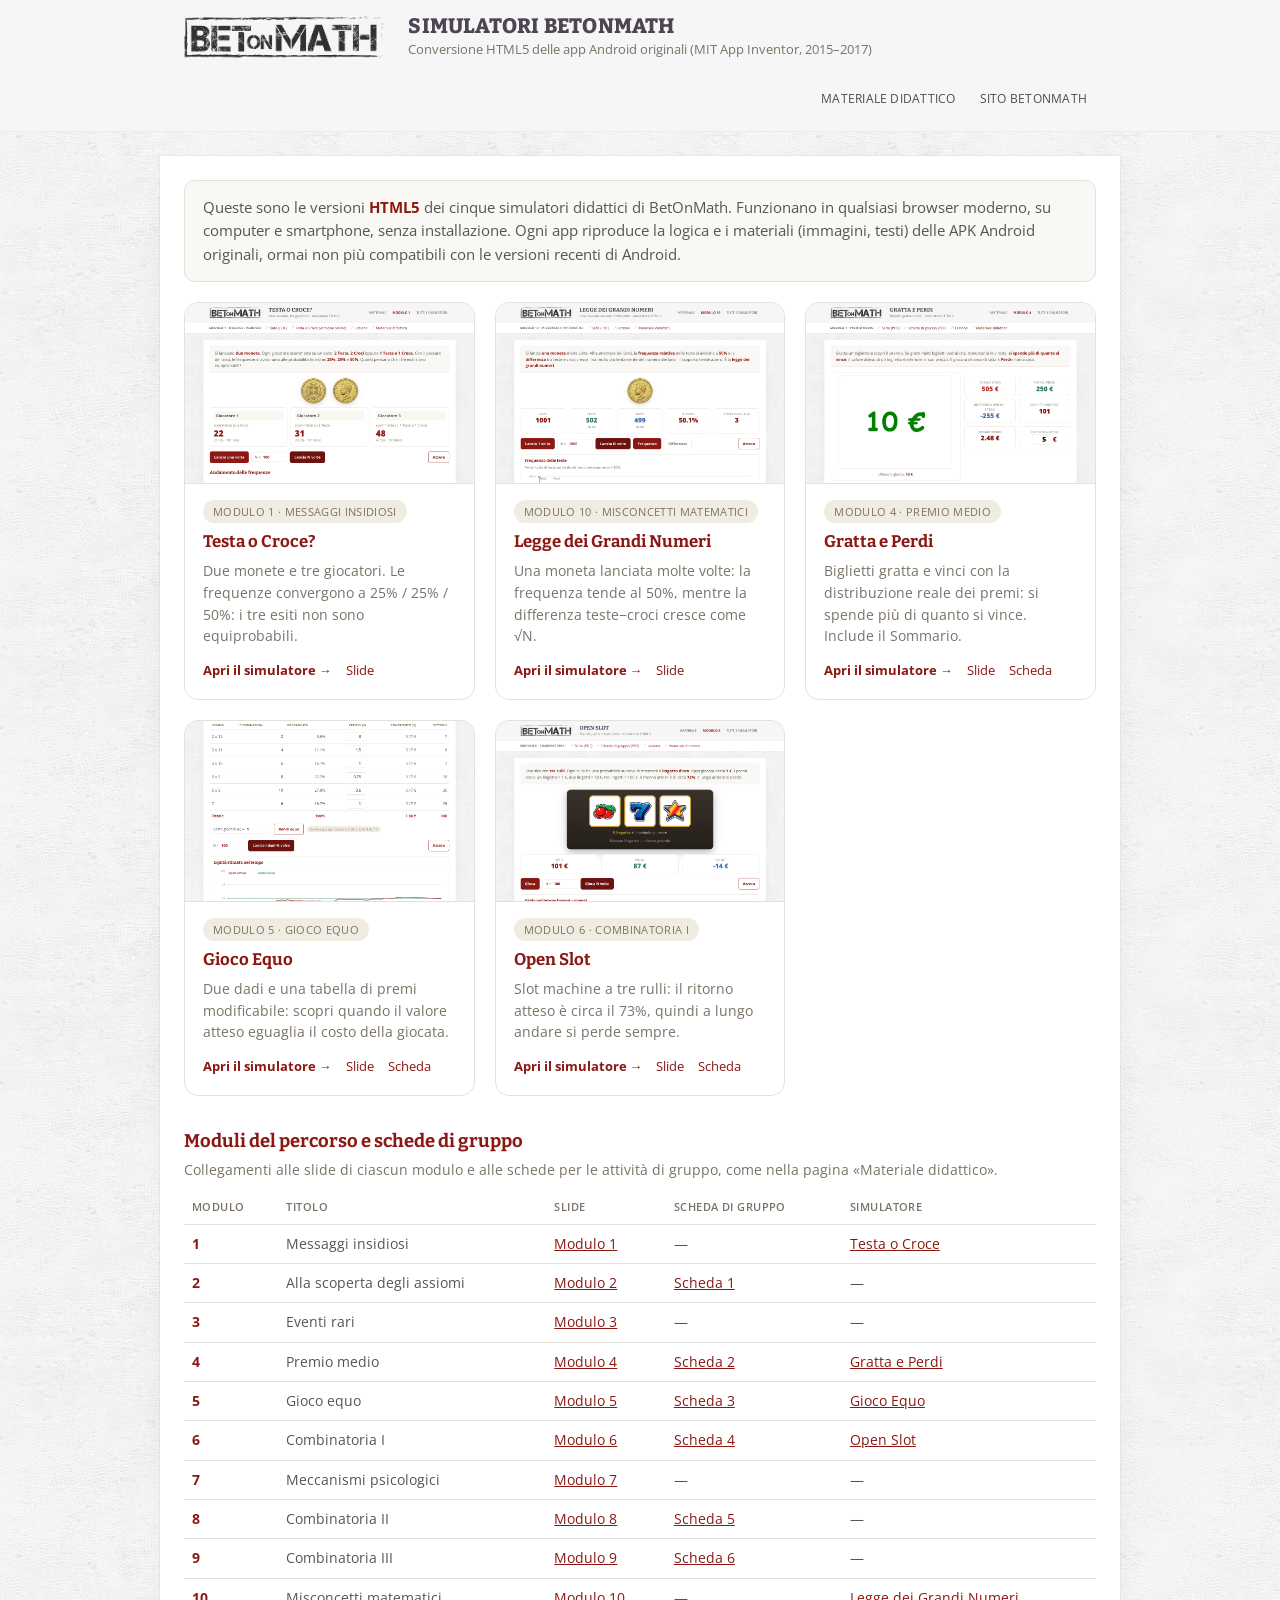
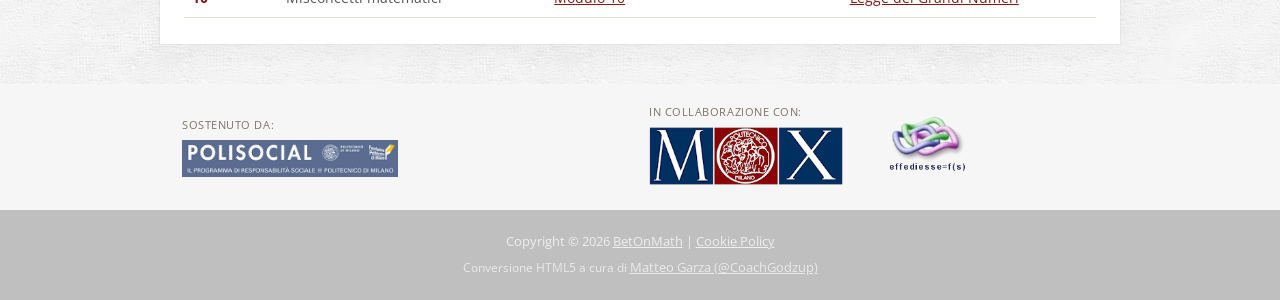
<file: docs/index.html>
<!DOCTYPE html>
<html lang="it">
<head>
<meta charset="UTF-8">
<meta name="viewport" content="width=device-width, initial-scale=1">
<title>Simulatori BetOnMath — HTML5</title>
<link rel="stylesheet" href="style.css">
</head>
<body class="app app-index">

<header class="site-head">
  <div class="inner">
    <a class="brand" href="index.html"><img class="logo" src="assets/logo-bw.png" alt="BetOnMath"></a>
    <div class="titleblock">
      <h1>Simulatori BetOnMath</h1>
      <div class="sub">Conversione HTML5 delle app Android originali (MIT App Inventor, 2015–2017)</div>
    </div>
    <nav class="site-nav">
      <a href="https://betonmath.polimi.it/?p=2972">Materiale didattico</a>
      <a href="https://betonmath.polimi.it/">Sito BetOnMath</a>
    </nav>
  </div>
</header>

<main>
  <div class="casing">
    <div class="inner">

      <div class="intro">
        Queste sono le versioni <b>HTML5</b> dei cinque simulatori didattici di BetOnMath.
        Funzionano in qualsiasi browser moderno, su computer e smartphone, senza installazione.
        Ogni app riproduce la logica e i materiali (immagini, testi) delle APK Android originali,
        ormai non più compatibili con le versioni recenti di Android.
      </div>

      <div class="app-grid">
        <div class="app-card">
          <div class="thumb"><img src="screenshots/testacroce.png" alt="Testa o Croce"></div>
          <div class="body">
            <span class="tag">Modulo 1 · Messaggi insidiosi</span>
            <h2>Testa o Croce?</h2>
            <p>Due monete e tre giocatori. Le frequenze convergono a 25% / 25% / 50%: i tre esiti non sono equiprobabili.</p>
            <div class="links">
              <a href="testacroce/index.html">Apri il simulatore →</a>
              <a href="https://betonmath.polimi.it/wp-content/uploads/9KcD4g9Hx9/Modulo1.pdf" target="_blank" rel="noopener">Slide</a>
            </div>
          </div>
        </div>

        <div class="app-card">
          <div class="thumb"><img src="screenshots/grandinumeri.png" alt="Legge dei Grandi Numeri"></div>
          <div class="body">
            <span class="tag">Modulo 10 · Misconcetti matematici</span>
            <h2>Legge dei Grandi Numeri</h2>
            <p>Una moneta lanciata molte volte: la frequenza tende al 50%, mentre la differenza teste−croci cresce come √N.</p>
            <div class="links">
              <a href="grandinumeri/index.html">Apri il simulatore →</a>
              <a href="https://betonmath.polimi.it/wp-content/uploads/9KcD4g9Hx9/Modulo10.pdf" target="_blank" rel="noopener">Slide</a>
            </div>
          </div>
        </div>

        <div class="app-card">
          <div class="thumb"><img src="screenshots/grattaeperdi.png" alt="Gratta e Perdi"></div>
          <div class="body">
            <span class="tag">Modulo 4 · Premio medio</span>
            <h2>Gratta e Perdi</h2>
            <p>Biglietti gratta e vinci con la distribuzione reale dei premi: si spende più di quanto si vince. Include il Sommario.</p>
            <div class="links">
              <a href="grattaeperdi/index.html">Apri il simulatore →</a>
              <a href="https://betonmath.polimi.it/wp-content/uploads/9KcD4g9Hx9/Modulo4.pdf" target="_blank" rel="noopener">Slide</a>
              <a href="https://betonmath.polimi.it/wp-content/uploads/9KcD4g9Hx9/scheda_gruppo_2.pdf" target="_blank" rel="noopener">Scheda</a>
            </div>
          </div>
        </div>

        <div class="app-card">
          <div class="thumb"><img src="screenshots/giocoequo.png" alt="Gioco Equo"></div>
          <div class="body">
            <span class="tag">Modulo 5 · Gioco equo</span>
            <h2>Gioco Equo</h2>
            <p>Due dadi e una tabella di premi modificabile: scopri quando il valore atteso eguaglia il costo della giocata.</p>
            <div class="links">
              <a href="giocoequo/index.html">Apri il simulatore →</a>
              <a href="https://betonmath.polimi.it/wp-content/uploads/9KcD4g9Hx9/Modulo5.pdf" target="_blank" rel="noopener">Slide</a>
              <a href="https://betonmath.polimi.it/wp-content/uploads/9KcD4g9Hx9/scheda_gruppo_3.pdf" target="_blank" rel="noopener">Scheda</a>
            </div>
          </div>
        </div>

        <div class="app-card">
          <div class="thumb"><img src="screenshots/openslot.png" alt="Open Slot"></div>
          <div class="body">
            <span class="tag">Modulo 6 · Combinatoria I</span>
            <h2>Open Slot</h2>
            <p>Slot machine a tre rulli: il ritorno atteso è circa il 73%, quindi a lungo andare si perde sempre.</p>
            <div class="links">
              <a href="openslot/index.html">Apri il simulatore →</a>
              <a href="https://betonmath.polimi.it/wp-content/uploads/9KcD4g9Hx9/Modulo6.pdf" target="_blank" rel="noopener">Slide</a>
              <a href="https://betonmath.polimi.it/wp-content/uploads/9KcD4g9Hx9/scheda_gruppo_4.pdf" target="_blank" rel="noopener">Scheda</a>
            </div>
          </div>
        </div>
      </div>

      <h2 style="font-size:1.15rem;margin:34px 0 6px;color:var(--red)">Moduli del percorso e schede di gruppo</h2>
      <p style="font-size:.85rem;color:var(--muted);margin-bottom:10px">
        Collegamenti alle slide di ciascun modulo e alle schede per le attività di gruppo, come nella
        pagina «Materiale didattico».
      </p>
      <div class="table-wrap"><table class="data">
        <thead><tr>
          <th>Modulo</th><th>Titolo</th><th>Slide</th><th>Scheda di gruppo</th><th>Simulatore</th>
        </tr></thead>
        <tbody>
          <tr><td class="pz">1</td><td>Messaggi insidiosi</td><td><a href="https://betonmath.polimi.it/wp-content/uploads/9KcD4g9Hx9/Modulo1.pdf" target="_blank" rel="noopener">Modulo 1</a></td><td>—</td><td><a href="testacroce/index.html">Testa o Croce</a></td></tr>
          <tr><td class="pz">2</td><td>Alla scoperta degli assiomi</td><td><a href="https://betonmath.polimi.it/wp-content/uploads/9KcD4g9Hx9/Modulo2.pdf" target="_blank" rel="noopener">Modulo 2</a></td><td><a href="https://betonmath.polimi.it/wp-content/uploads/9KcD4g9Hx9/scheda_gruppo_1.pdf" target="_blank" rel="noopener">Scheda 1</a></td><td>—</td></tr>
          <tr><td class="pz">3</td><td>Eventi rari</td><td><a href="https://betonmath.polimi.it/wp-content/uploads/9KcD4g9Hx9/Modulo3.pdf" target="_blank" rel="noopener">Modulo 3</a></td><td>—</td><td>—</td></tr>
          <tr><td class="pz">4</td><td>Premio medio</td><td><a href="https://betonmath.polimi.it/wp-content/uploads/9KcD4g9Hx9/Modulo4.pdf" target="_blank" rel="noopener">Modulo 4</a></td><td><a href="https://betonmath.polimi.it/wp-content/uploads/9KcD4g9Hx9/scheda_gruppo_2.pdf" target="_blank" rel="noopener">Scheda 2</a></td><td><a href="grattaeperdi/index.html">Gratta e Perdi</a></td></tr>
          <tr><td class="pz">5</td><td>Gioco equo</td><td><a href="https://betonmath.polimi.it/wp-content/uploads/9KcD4g9Hx9/Modulo5.pdf" target="_blank" rel="noopener">Modulo 5</a></td><td><a href="https://betonmath.polimi.it/wp-content/uploads/9KcD4g9Hx9/scheda_gruppo_3.pdf" target="_blank" rel="noopener">Scheda 3</a></td><td><a href="giocoequo/index.html">Gioco Equo</a></td></tr>
          <tr><td class="pz">6</td><td>Combinatoria I</td><td><a href="https://betonmath.polimi.it/wp-content/uploads/9KcD4g9Hx9/Modulo6.pdf" target="_blank" rel="noopener">Modulo 6</a></td><td><a href="https://betonmath.polimi.it/wp-content/uploads/9KcD4g9Hx9/scheda_gruppo_4.pdf" target="_blank" rel="noopener">Scheda 4</a></td><td><a href="openslot/index.html">Open Slot</a></td></tr>
          <tr><td class="pz">7</td><td>Meccanismi psicologici</td><td><a href="https://betonmath.polimi.it/wp-content/uploads/9KcD4g9Hx9/Modulo7.pdf" target="_blank" rel="noopener">Modulo 7</a></td><td>—</td><td>—</td></tr>
          <tr><td class="pz">8</td><td>Combinatoria II</td><td><a href="https://betonmath.polimi.it/wp-content/uploads/9KcD4g9Hx9/Modulo8.pdf" target="_blank" rel="noopener">Modulo 8</a></td><td><a href="https://betonmath.polimi.it/wp-content/uploads/9KcD4g9Hx9/scheda_gruppo_5.pdf" target="_blank" rel="noopener">Scheda 5</a></td><td>—</td></tr>
          <tr><td class="pz">9</td><td>Combinatoria III</td><td><a href="https://betonmath.polimi.it/wp-content/uploads/9KcD4g9Hx9/Modulo9.pdf" target="_blank" rel="noopener">Modulo 9</a></td><td><a href="https://betonmath.polimi.it/wp-content/uploads/9KcD4g9Hx9/scheda_gruppo_6.pdf" target="_blank" rel="noopener">Scheda 6</a></td><td>—</td></tr>
          <tr><td class="pz">10</td><td>Misconcetti matematici</td><td><a href="https://betonmath.polimi.it/wp-content/uploads/9KcD4g9Hx9/Modulo10.pdf" target="_blank" rel="noopener">Modulo 10</a></td><td>—</td><td><a href="grandinumeri/index.html">Legge dei Grandi Numeri</a></td></tr>
        </tbody>
      </table></div>

    </div>
  </div>
</main>

<div class="bottom">
  <div class="container bottom-grid">
    <div class="botwid">
      <div class="k">Sostenuto da:</div>
      <img src="assets/polisocial.png" alt="Premiazione Polisocial Award">
    </div>
    <div class="botwid"></div>
    <div class="botwid">
      <div class="k">In collaborazione con:</div>
      <a href="http://mox.polimi.it" target="_blank" rel="noopener"><img src="assets/logo_mox.png" alt="MOX — Politecnico di Milano"></a>
    </div>
    <div class="botwid">
      <a href="http://fds.mate.polimi.it" target="_blank" rel="noopener"><img src="assets/logo_fds.gif" alt="FDS"></a>
    </div>
  </div>
</div>
<div class="site-footer">
  <div class="container">
    <div class="fcred">Copyright &copy; 2026 <a href="https://betonmath.polimi.it">BetOnMath</a> | <a href="https://betonmath.polimi.it/?page_id=3420">Cookie Policy</a><br><span class="credit">Conversione HTML5 a cura di <a href="https://github.com/CoachGodzup">Matteo Garza (@CoachGodzup)</a></span></div>
  </div>
</div>

</body>
</html>
</file>
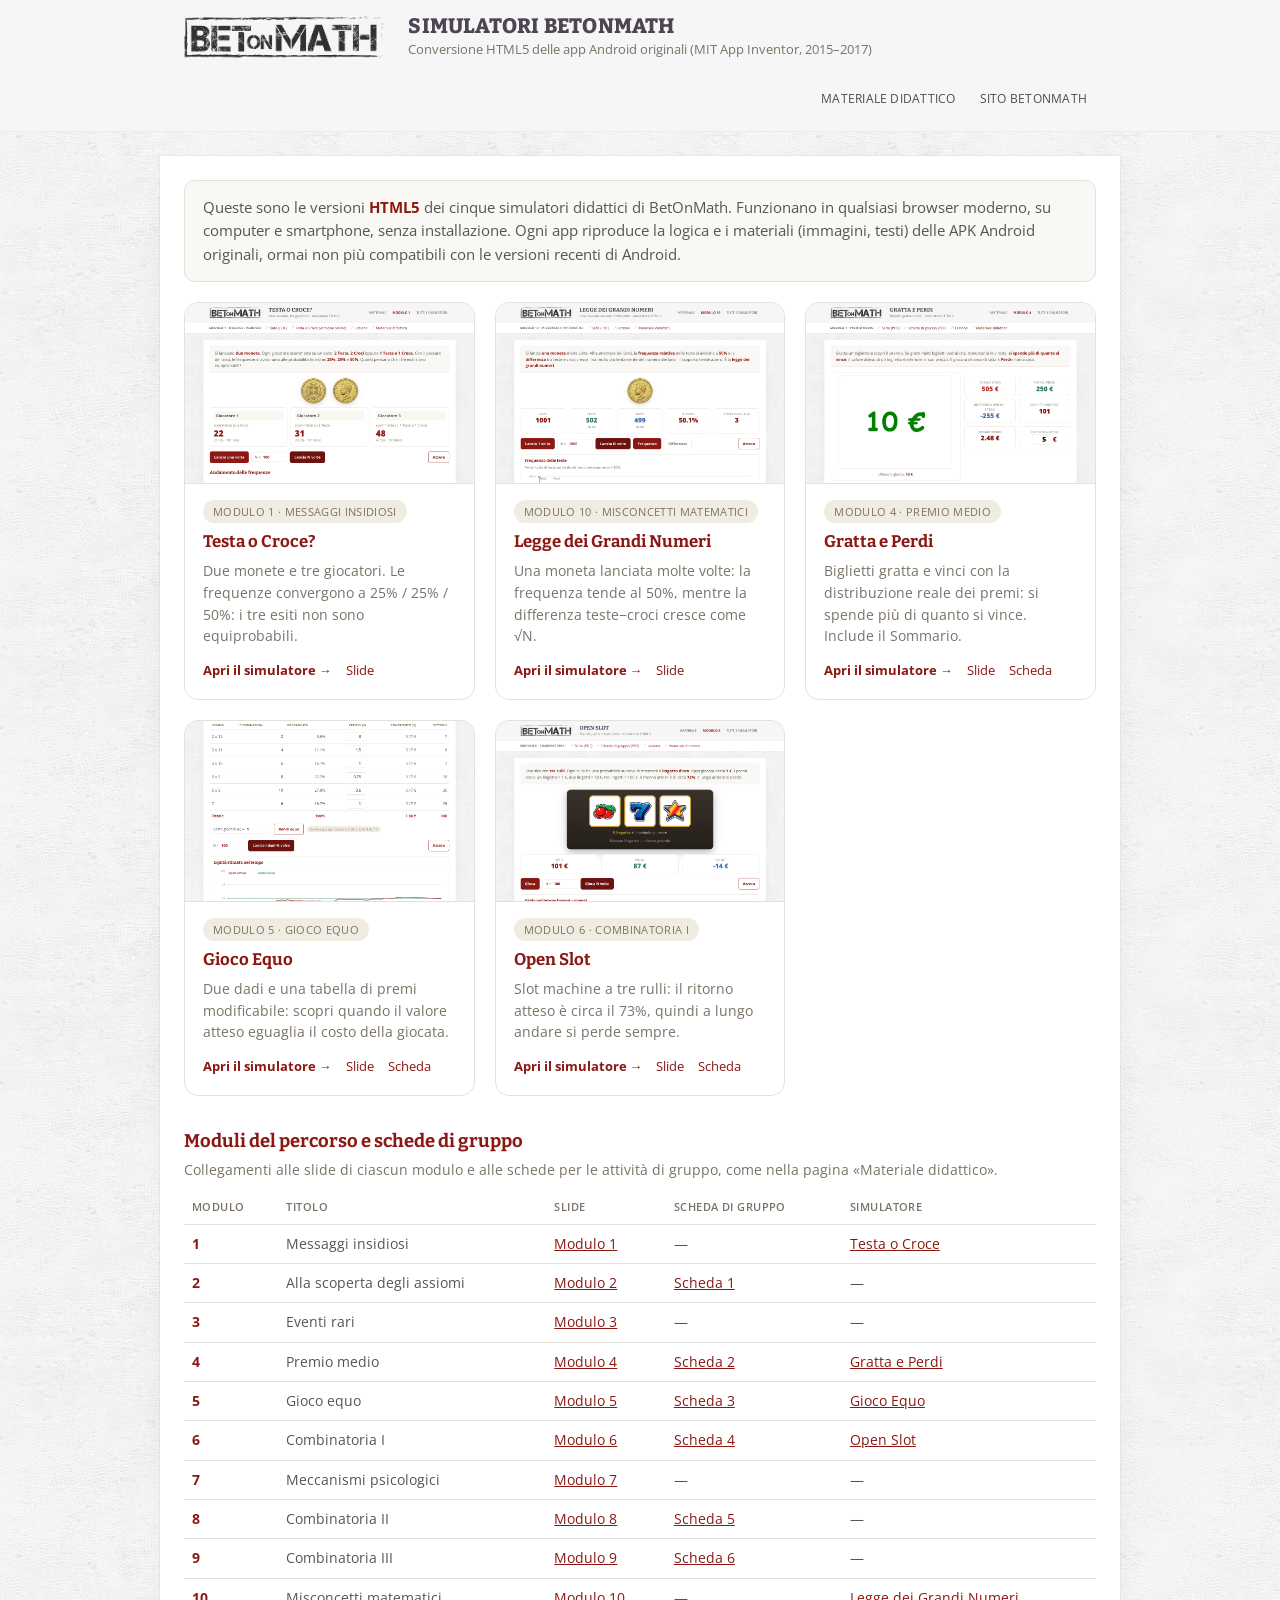
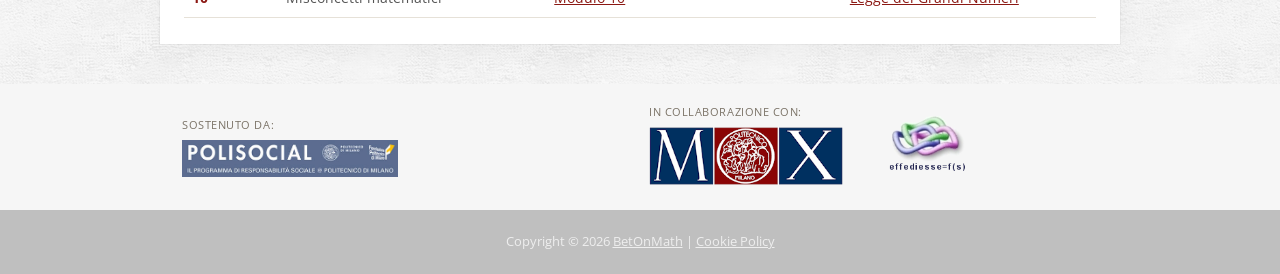
<file: html5/index.html>
<!DOCTYPE html>
<html lang="it">
<head>
<meta charset="UTF-8">
<meta name="viewport" content="width=device-width, initial-scale=1">
<title>Simulatori BetOnMath — HTML5</title>
<link rel="stylesheet" href="style.css">
</head>
<body class="app app-index">

<header class="site-head">
  <div class="inner">
    <a class="brand" href="index.html"><img class="logo" src="assets/logo-bw.png" alt="BetOnMath"></a>
    <div class="titleblock">
      <h1>Simulatori BetOnMath</h1>
      <div class="sub">Conversione HTML5 delle app Android originali (MIT App Inventor, 2015–2017)</div>
    </div>
    <nav class="site-nav">
      <a href="https://betonmath.polimi.it/?p=2972">Materiale didattico</a>
      <a href="https://betonmath.polimi.it/">Sito BetOnMath</a>
    </nav>
  </div>
</header>

<main>
  <div class="casing">
    <div class="inner">

      <div class="intro">
        Queste sono le versioni <b>HTML5</b> dei cinque simulatori didattici di BetOnMath.
        Funzionano in qualsiasi browser moderno, su computer e smartphone, senza installazione.
        Ogni app riproduce la logica e i materiali (immagini, testi) delle APK Android originali,
        ormai non più compatibili con le versioni recenti di Android.
      </div>

      <div class="app-grid">
        <div class="app-card">
          <div class="thumb"><img src="screenshots/testacroce.png" alt="Testa o Croce"></div>
          <div class="body">
            <span class="tag">Modulo 1 · Messaggi insidiosi</span>
            <h2>Testa o Croce?</h2>
            <p>Due monete e tre giocatori. Le frequenze convergono a 25% / 25% / 50%: i tre esiti non sono equiprobabili.</p>
            <div class="links">
              <a href="testacroce/index.html">Apri il simulatore →</a>
              <a href="https://betonmath.polimi.it/wp-content/uploads/9KcD4g9Hx9/Modulo1.pdf" target="_blank" rel="noopener">Slide</a>
            </div>
          </div>
        </div>

        <div class="app-card">
          <div class="thumb"><img src="screenshots/grandinumeri.png" alt="Legge dei Grandi Numeri"></div>
          <div class="body">
            <span class="tag">Modulo 10 · Misconcetti matematici</span>
            <h2>Legge dei Grandi Numeri</h2>
            <p>Una moneta lanciata molte volte: la frequenza tende al 50%, mentre la differenza teste−croci cresce come √N.</p>
            <div class="links">
              <a href="grandinumeri/index.html">Apri il simulatore →</a>
              <a href="https://betonmath.polimi.it/wp-content/uploads/9KcD4g9Hx9/Modulo10.pdf" target="_blank" rel="noopener">Slide</a>
            </div>
          </div>
        </div>

        <div class="app-card">
          <div class="thumb"><img src="screenshots/grattaeperdi.png" alt="Gratta e Perdi"></div>
          <div class="body">
            <span class="tag">Modulo 4 · Premio medio</span>
            <h2>Gratta e Perdi</h2>
            <p>Biglietti gratta e vinci con la distribuzione reale dei premi: si spende più di quanto si vince. Include il Sommario.</p>
            <div class="links">
              <a href="grattaeperdi/index.html">Apri il simulatore →</a>
              <a href="https://betonmath.polimi.it/wp-content/uploads/9KcD4g9Hx9/Modulo4.pdf" target="_blank" rel="noopener">Slide</a>
              <a href="https://betonmath.polimi.it/wp-content/uploads/9KcD4g9Hx9/scheda_gruppo_2.pdf" target="_blank" rel="noopener">Scheda</a>
            </div>
          </div>
        </div>

        <div class="app-card">
          <div class="thumb"><img src="screenshots/giocoequo.png" alt="Gioco Equo"></div>
          <div class="body">
            <span class="tag">Modulo 5 · Gioco equo</span>
            <h2>Gioco Equo</h2>
            <p>Due dadi e una tabella di premi modificabile: scopri quando il valore atteso eguaglia il costo della giocata.</p>
            <div class="links">
              <a href="giocoequo/index.html">Apri il simulatore →</a>
              <a href="https://betonmath.polimi.it/wp-content/uploads/9KcD4g9Hx9/Modulo5.pdf" target="_blank" rel="noopener">Slide</a>
              <a href="https://betonmath.polimi.it/wp-content/uploads/9KcD4g9Hx9/scheda_gruppo_3.pdf" target="_blank" rel="noopener">Scheda</a>
            </div>
          </div>
        </div>

        <div class="app-card">
          <div class="thumb"><img src="screenshots/openslot.png" alt="Open Slot"></div>
          <div class="body">
            <span class="tag">Modulo 6 · Combinatoria I</span>
            <h2>Open Slot</h2>
            <p>Slot machine a tre rulli: il ritorno atteso è circa il 73%, quindi a lungo andare si perde sempre.</p>
            <div class="links">
              <a href="openslot/index.html">Apri il simulatore →</a>
              <a href="https://betonmath.polimi.it/wp-content/uploads/9KcD4g9Hx9/Modulo6.pdf" target="_blank" rel="noopener">Slide</a>
              <a href="https://betonmath.polimi.it/wp-content/uploads/9KcD4g9Hx9/scheda_gruppo_4.pdf" target="_blank" rel="noopener">Scheda</a>
            </div>
          </div>
        </div>
      </div>

      <h2 style="font-size:1.15rem;margin:34px 0 6px;color:var(--red)">Moduli del percorso e schede di gruppo</h2>
      <p style="font-size:.85rem;color:var(--muted);margin-bottom:10px">
        Collegamenti alle slide di ciascun modulo e alle schede per le attività di gruppo, come nella
        pagina «Materiale didattico».
      </p>
      <div class="table-wrap"><table class="data">
        <thead><tr>
          <th>Modulo</th><th>Titolo</th><th>Slide</th><th>Scheda di gruppo</th><th>Simulatore</th>
        </tr></thead>
        <tbody>
          <tr><td class="pz">1</td><td>Messaggi insidiosi</td><td><a href="https://betonmath.polimi.it/wp-content/uploads/9KcD4g9Hx9/Modulo1.pdf" target="_blank" rel="noopener">Modulo 1</a></td><td>—</td><td><a href="testacroce/index.html">Testa o Croce</a></td></tr>
          <tr><td class="pz">2</td><td>Alla scoperta degli assiomi</td><td><a href="https://betonmath.polimi.it/wp-content/uploads/9KcD4g9Hx9/Modulo2.pdf" target="_blank" rel="noopener">Modulo 2</a></td><td><a href="https://betonmath.polimi.it/wp-content/uploads/9KcD4g9Hx9/scheda_gruppo_1.pdf" target="_blank" rel="noopener">Scheda 1</a></td><td>—</td></tr>
          <tr><td class="pz">3</td><td>Eventi rari</td><td><a href="https://betonmath.polimi.it/wp-content/uploads/9KcD4g9Hx9/Modulo3.pdf" target="_blank" rel="noopener">Modulo 3</a></td><td>—</td><td>—</td></tr>
          <tr><td class="pz">4</td><td>Premio medio</td><td><a href="https://betonmath.polimi.it/wp-content/uploads/9KcD4g9Hx9/Modulo4.pdf" target="_blank" rel="noopener">Modulo 4</a></td><td><a href="https://betonmath.polimi.it/wp-content/uploads/9KcD4g9Hx9/scheda_gruppo_2.pdf" target="_blank" rel="noopener">Scheda 2</a></td><td><a href="grattaeperdi/index.html">Gratta e Perdi</a></td></tr>
          <tr><td class="pz">5</td><td>Gioco equo</td><td><a href="https://betonmath.polimi.it/wp-content/uploads/9KcD4g9Hx9/Modulo5.pdf" target="_blank" rel="noopener">Modulo 5</a></td><td><a href="https://betonmath.polimi.it/wp-content/uploads/9KcD4g9Hx9/scheda_gruppo_3.pdf" target="_blank" rel="noopener">Scheda 3</a></td><td><a href="giocoequo/index.html">Gioco Equo</a></td></tr>
          <tr><td class="pz">6</td><td>Combinatoria I</td><td><a href="https://betonmath.polimi.it/wp-content/uploads/9KcD4g9Hx9/Modulo6.pdf" target="_blank" rel="noopener">Modulo 6</a></td><td><a href="https://betonmath.polimi.it/wp-content/uploads/9KcD4g9Hx9/scheda_gruppo_4.pdf" target="_blank" rel="noopener">Scheda 4</a></td><td><a href="openslot/index.html">Open Slot</a></td></tr>
          <tr><td class="pz">7</td><td>Meccanismi psicologici</td><td><a href="https://betonmath.polimi.it/wp-content/uploads/9KcD4g9Hx9/Modulo7.pdf" target="_blank" rel="noopener">Modulo 7</a></td><td>—</td><td>—</td></tr>
          <tr><td class="pz">8</td><td>Combinatoria II</td><td><a href="https://betonmath.polimi.it/wp-content/uploads/9KcD4g9Hx9/Modulo8.pdf" target="_blank" rel="noopener">Modulo 8</a></td><td><a href="https://betonmath.polimi.it/wp-content/uploads/9KcD4g9Hx9/scheda_gruppo_5.pdf" target="_blank" rel="noopener">Scheda 5</a></td><td>—</td></tr>
          <tr><td class="pz">9</td><td>Combinatoria III</td><td><a href="https://betonmath.polimi.it/wp-content/uploads/9KcD4g9Hx9/Modulo9.pdf" target="_blank" rel="noopener">Modulo 9</a></td><td><a href="https://betonmath.polimi.it/wp-content/uploads/9KcD4g9Hx9/scheda_gruppo_6.pdf" target="_blank" rel="noopener">Scheda 6</a></td><td>—</td></tr>
          <tr><td class="pz">10</td><td>Misconcetti matematici</td><td><a href="https://betonmath.polimi.it/wp-content/uploads/9KcD4g9Hx9/Modulo10.pdf" target="_blank" rel="noopener">Modulo 10</a></td><td>—</td><td><a href="grandinumeri/index.html">Legge dei Grandi Numeri</a></td></tr>
        </tbody>
      </table></div>

    </div>
  </div>
</main>

<div class="bottom">
  <div class="container bottom-grid">
    <div class="botwid">
      <div class="k">Sostenuto da:</div>
      <img src="assets/polisocial.png" alt="Premiazione Polisocial Award">
    </div>
    <div class="botwid"></div>
    <div class="botwid">
      <div class="k">In collaborazione con:</div>
      <a href="http://mox.polimi.it" target="_blank" rel="noopener"><img src="assets/logo_mox.png" alt="MOX — Politecnico di Milano"></a>
    </div>
    <div class="botwid">
      <a href="http://fds.mate.polimi.it" target="_blank" rel="noopener"><img src="assets/logo_fds.gif" alt="FDS"></a>
    </div>
  </div>
</div>
<div class="site-footer">
  <div class="container">
    <div class="fcred">Copyright &copy; 2026 <a href="https://betonmath.polimi.it">BetOnMath</a> | <a href="https://betonmath.polimi.it/?page_id=3420">Cookie Policy</a></div>
  </div>
</div>

</body>
</html>
</file>
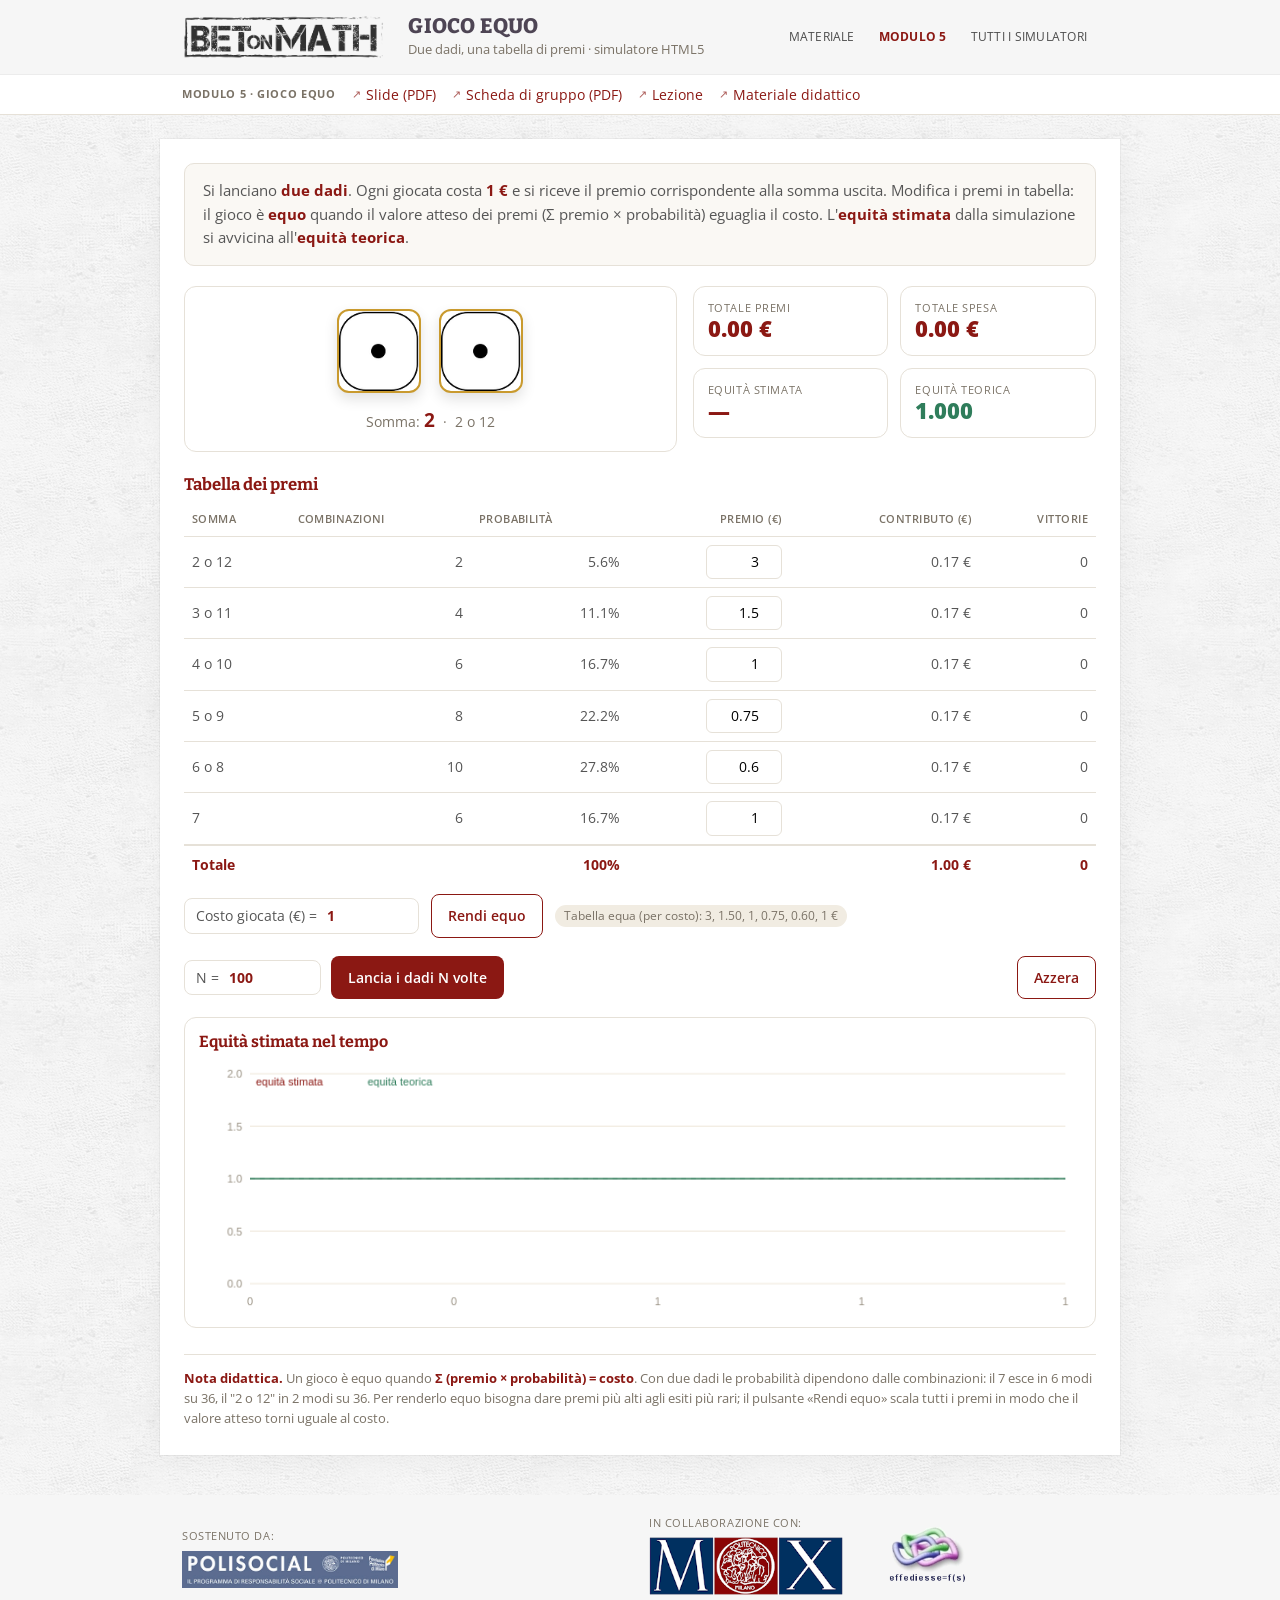
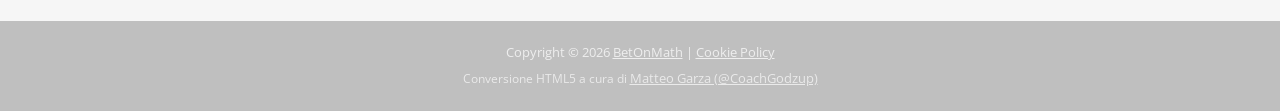
<file: docs/giocoequo/index.html>
<!DOCTYPE html>
<html lang="it">
<head>
<meta charset="UTF-8">
<meta name="viewport" content="width=device-width, initial-scale=1">
<title>Gioco Equo — BetOnMath</title>
<link rel="stylesheet" href="../style.css">
</head>
<body class="app app-giocoequo">

<header class="site-head">
  <div class="inner">
    <a class="brand" href="../index.html"><img class="logo" src="../assets/logo-bw.png" alt="BetOnMath"></a>
    <div class="titleblock">
      <h1>Gioco Equo</h1>
      <div class="sub">Due dadi, una tabella di premi &middot; simulatore HTML5</div>
    </div>
    <nav class="site-nav">
      <a href="https://betonmath.polimi.it/?p=2972">Materiale</a>
      <a class="active" href="https://betonmath.polimi.it/?cat=13">Modulo 5</a>
      <a href="../index.html">Tutti i simulatori</a>
    </nav>
  </div>
</header>

<div class="lessonbar">
  <div class="inner">
    <span class="label">Modulo 5 &middot; Gioco equo</span>
    <a href="https://betonmath.polimi.it/wp-content/uploads/9KcD4g9Hx9/Modulo5.pdf" target="_blank" rel="noopener">Slide (PDF)</a>
    <a href="https://betonmath.polimi.it/wp-content/uploads/9KcD4g9Hx9/scheda_gruppo_3.pdf" target="_blank" rel="noopener">Scheda di gruppo (PDF)</a>
    <a href="https://betonmath.polimi.it/?cat=13">Lezione</a>
    <a href="https://betonmath.polimi.it/?p=2972">Materiale didattico</a>
  </div>
</div>

<main>
  <div class="casing">
    <div class="inner">

      <div class="intro">
        Si lanciano <b>due dadi</b>. Ogni giocata costa <b>1 €</b> e si riceve il premio
        corrispondente alla somma uscita. Modifica i premi in tabella: il gioco è <b>equo</b>
        quando il valore atteso dei premi (Σ premio × probabilità) eguaglia il costo.
        L'<b>equità stimata</b> dalla simulazione si avvicina all'<b>equità teorica</b>.
      </div>

      <div class="top">
        <div class="dicebox">
          <div class="dice">
            <div class="die" id="die1"><img src="assets/1.png" alt="dado 1"></div>
            <div class="die" id="die2"><img src="assets/1.png" alt="dado 2"></div>
          </div>
          <div class="sumline">Somma: <b id="sum">2</b> &nbsp;·&nbsp; <span id="cat">2 o 12</span></div>
        </div>
        <div class="cards">
          <div class="cc"><div class="k">Totale premi</div><div class="v" id="totPremi">0 €</div></div>
          <div class="cc"><div class="k">Totale spesa</div><div class="v" id="totSpesa">0 €</div></div>
          <div class="cc"><div class="k">Equità stimata</div><div class="v" id="eqStimata">—</div></div>
          <div class="cc"><div class="k">Equità teorica</div><div class="v" id="eqTeorica">—</div></div>
        </div>
      </div>

      <h2 style="font-size:1.05rem;color:var(--red);margin:22px 0 4px">Tabella dei premi</h2>
      <div class="table-wrap"><table class="data">
        <thead><tr>
          <th>Somma</th><th>Combinazioni</th><th>Probabilità</th>
          <th style="text-align:right">Premio (€)</th><th style="text-align:right">Contributo (€)</th>
          <th style="text-align:right">Vittorie</th>
        </tr></thead>
        <tbody id="tbody"></tbody>
        <tfoot><tr>
          <td colspan="2">Totale</td>
          <td class="num" id="totProb">100%</td>
          <td></td>
          <td class="num" id="totContrib">—</td>
          <td class="num" id="totWin">0</td>
        </tr></tfoot>
      </table></div>
      <div style="display:flex;gap:12px;align-items:center;margin-top:10px;flex-wrap:wrap">
        <div class="nbox">Costo giocata (€) = <input id="cost" type="number" min="0.01" step="0.25" value="1"></div>
        <button class="btn btn-ghost" id="btnFair">Rendi equo</button>
        <span class="pill" id="fairHint"></span>
      </div>

      <div class="controls">
        <div class="nbox">N = <input id="nval" type="number" min="1" value="100"></div>
        <button class="btn btn-primary" id="btnMany">Lancia i dadi N volte</button>
        <button class="btn btn-ghost reset" id="btnReset">Azzera</button>
      </div>

      <div class="chartcard">
        <h2>Equità stimata nel tempo</h2>
        <canvas id="chart" width="900" height="260"></canvas>
      </div>

      <p class="note">
        <b>Nota didattica.</b> Un gioco è equo quando <b>Σ (premio × probabilità) = costo</b>.
        Con due dadi le probabilità dipendono dalle combinazioni: il 7 esce in 6 modi su 36,
        il "2 o 12" in 2 modi su 36. Per renderlo equo bisogna dare premi più alti agli esiti
        più rari; il pulsante «Rendi equo» scala tutti i premi in modo che il valore atteso
        torni uguale al costo.
      </p>

    </div>
  </div>
</main>

<div class="bottom">
  <div class="container bottom-grid">
    <div class="botwid">
      <div class="k">Sostenuto da:</div>
      <img src="../assets/polisocial.png" alt="Premiazione Polisocial Award">
    </div>
    <div class="botwid"></div>
    <div class="botwid">
      <div class="k">In collaborazione con:</div>
      <a href="http://mox.polimi.it" target="_blank" rel="noopener"><img src="../assets/logo_mox.png" alt="MOX — Politecnico di Milano"></a>
    </div>
    <div class="botwid">
      <a href="http://fds.mate.polimi.it" target="_blank" rel="noopener"><img src="../assets/logo_fds.gif" alt="FDS"></a>
    </div>
  </div>
</div>
<div class="site-footer">
  <div class="container">
    <div class="fcred">Copyright &copy; 2026 <a href="https://betonmath.polimi.it">BetOnMath</a> | <a href="https://betonmath.polimi.it/?page_id=3420">Cookie Policy</a><br><span class="credit">Conversione HTML5 a cura di <a href="https://github.com/CoachGodzup">Matteo Garza (@CoachGodzup)</a></span></div>
  </div>
</div>

<script src="app.js"></script>
</body>
</html>
</file>
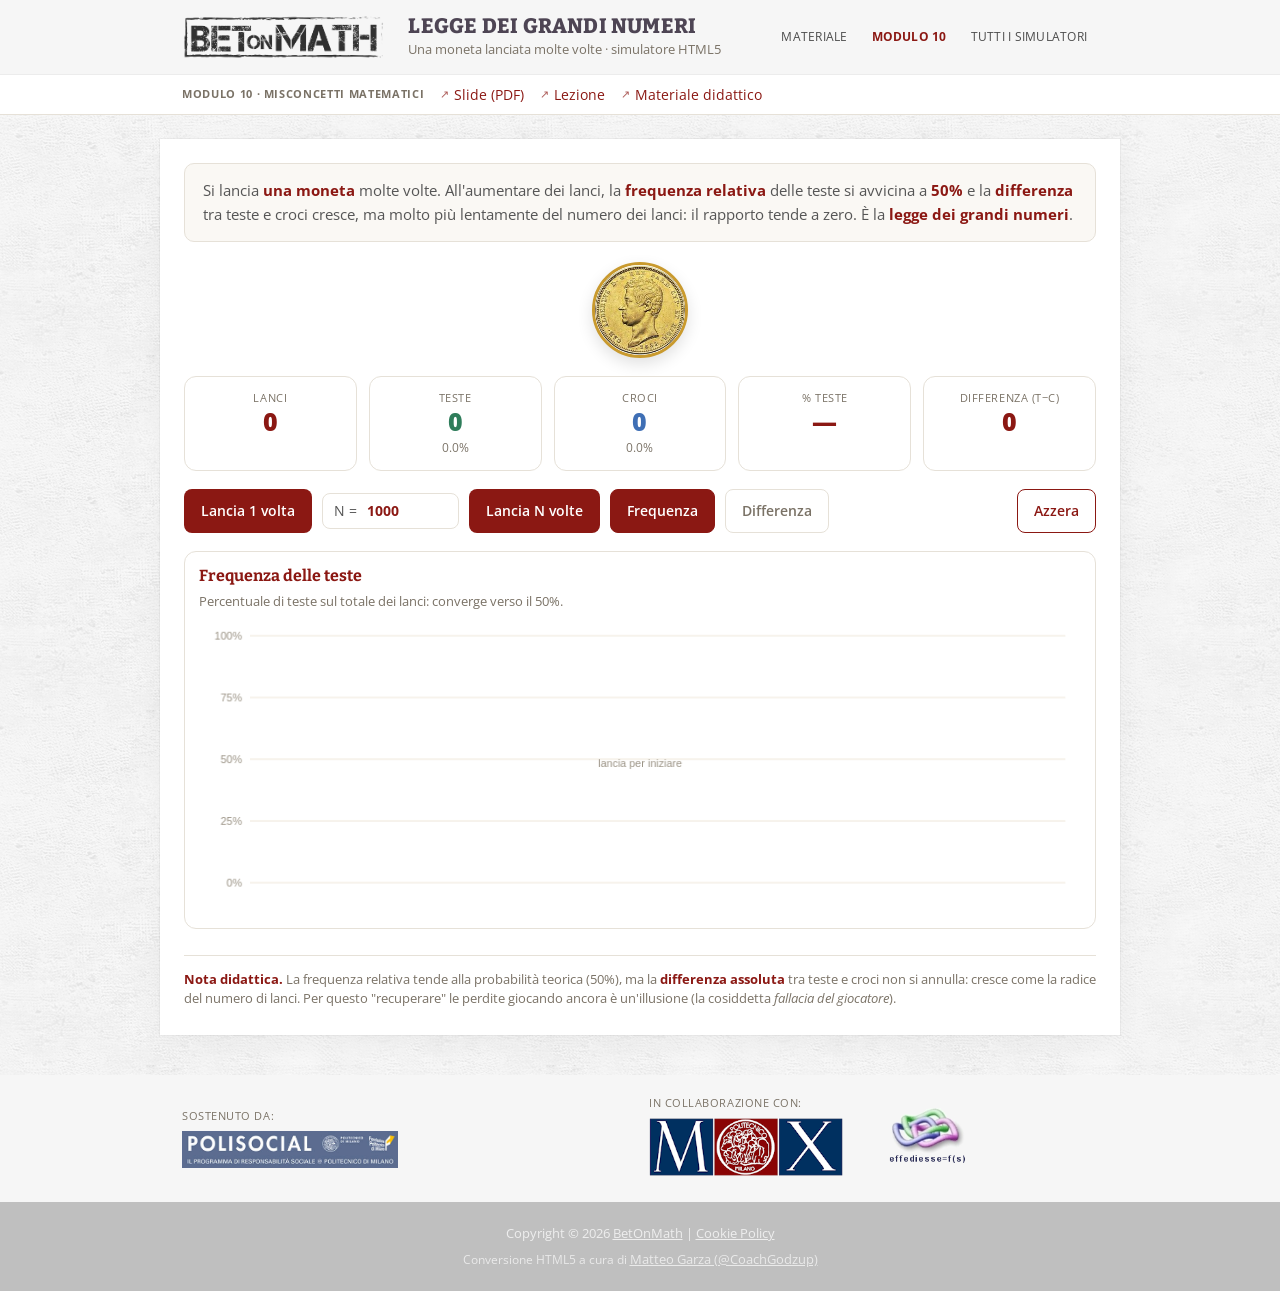
<file: docs/grandinumeri/index.html>
<!DOCTYPE html>
<html lang="it">
<head>
<meta charset="UTF-8">
<meta name="viewport" content="width=device-width, initial-scale=1">
<title>Legge dei Grandi Numeri — BetOnMath</title>
<link rel="stylesheet" href="../style.css">
</head>
<body class="app app-grandinumeri">

<header class="site-head">
  <div class="inner">
    <a class="brand" href="../index.html"><img class="logo" src="../assets/logo-bw.png" alt="BetOnMath"></a>
    <div class="titleblock">
      <h1>Legge dei Grandi Numeri</h1>
      <div class="sub">Una moneta lanciata molte volte &middot; simulatore HTML5</div>
    </div>
    <nav class="site-nav">
      <a href="https://betonmath.polimi.it/?p=2972">Materiale</a>
      <a class="active" href="https://betonmath.polimi.it/?cat=17">Modulo 10</a>
      <a href="../index.html">Tutti i simulatori</a>
    </nav>
  </div>
</header>

<div class="lessonbar">
  <div class="inner">
    <span class="label">Modulo 10 &middot; Misconcetti matematici</span>
    <a href="https://betonmath.polimi.it/wp-content/uploads/9KcD4g9Hx9/Modulo10.pdf" target="_blank" rel="noopener">Slide (PDF)</a>
    <a href="https://betonmath.polimi.it/?cat=17">Lezione</a>
    <a href="https://betonmath.polimi.it/?p=2972">Materiale didattico</a>
  </div>
</div>

<main>
  <div class="casing">
    <div class="inner">

      <div class="intro">
        Si lancia <b>una moneta</b> molte volte. All'aumentare dei lanci, la
        <b>frequenza relativa</b> delle teste si avvicina a <b>50%</b> e la
        <b>differenza</b> tra teste e croci cresce, ma molto più lentamente del numero
        dei lanci: il rapporto tende a zero. È la <b>legge dei grandi numeri</b>.
      </div>

      <div class="coinwrap"><div class="coin" id="coin"><img src="assets/testa.jpg" alt="moneta"></div></div>

      <div class="stats">
        <div class="stat"><div class="k">Lanci</div><div class="v" id="total">0</div></div>
        <div class="stat green"><div class="k">Teste</div><div class="v" id="teste">0</div><small id="pt">0%</small></div>
        <div class="stat blue"><div class="k">Croci</div><div class="v" id="croci">0</div><small id="pc">0%</small></div>
        <div class="stat"><div class="k">% Teste</div><div class="v" id="ptbig">—</div></div>
        <div class="stat"><div class="k">Differenza (T−C)</div><div class="v" id="diff">0</div></div>
      </div>

      <div class="controls">
        <button class="btn btn-primary" id="btnOne">Lancia 1 volta</button>
        <div class="nbox">N = <input id="nval" type="number" min="1" value="1000"></div>
        <button class="btn btn-primary" id="btnMany">Lancia N volte</button>
        <button class="btn btn-toggle active" id="btnFreq">Frequenza</button>
        <button class="btn btn-toggle" id="btnDiff">Differenza</button>
        <button class="btn btn-ghost reset" id="btnReset">Azzera</button>
      </div>

      <div class="chartcard">
        <h2 id="chartTitle">Frequenza delle teste</h2>
        <p class="hint" id="chartHint">Percentuale di teste sul totale dei lanci: converge verso il 50%.</p>
        <canvas id="chart" class="bigchart" width="900" height="300"></canvas>
      </div>

      <p class="note">
        <b>Nota didattica.</b> La frequenza relativa tende alla probabilità teorica
        (50%), ma la <b>differenza assoluta</b> tra teste e croci non si annulla: cresce
        come la radice del numero di lanci. Per questo "recuperare" le perdite
        giocando ancora è un'illusione (la cosiddetta <i>fallacia del giocatore</i>).
      </p>

    </div>
  </div>
</main>

<div class="bottom">
  <div class="container bottom-grid">
    <div class="botwid">
      <div class="k">Sostenuto da:</div>
      <img src="../assets/polisocial.png" alt="Premiazione Polisocial Award">
    </div>
    <div class="botwid"></div>
    <div class="botwid">
      <div class="k">In collaborazione con:</div>
      <a href="http://mox.polimi.it" target="_blank" rel="noopener"><img src="../assets/logo_mox.png" alt="MOX — Politecnico di Milano"></a>
    </div>
    <div class="botwid">
      <a href="http://fds.mate.polimi.it" target="_blank" rel="noopener"><img src="../assets/logo_fds.gif" alt="FDS"></a>
    </div>
  </div>
</div>
<div class="site-footer">
  <div class="container">
    <div class="fcred">Copyright &copy; 2026 <a href="https://betonmath.polimi.it">BetOnMath</a> | <a href="https://betonmath.polimi.it/?page_id=3420">Cookie Policy</a><br><span class="credit">Conversione HTML5 a cura di <a href="https://github.com/CoachGodzup">Matteo Garza (@CoachGodzup)</a></span></div>
  </div>
</div>

<script src="app.js"></script>
</body>
</html>
</file>
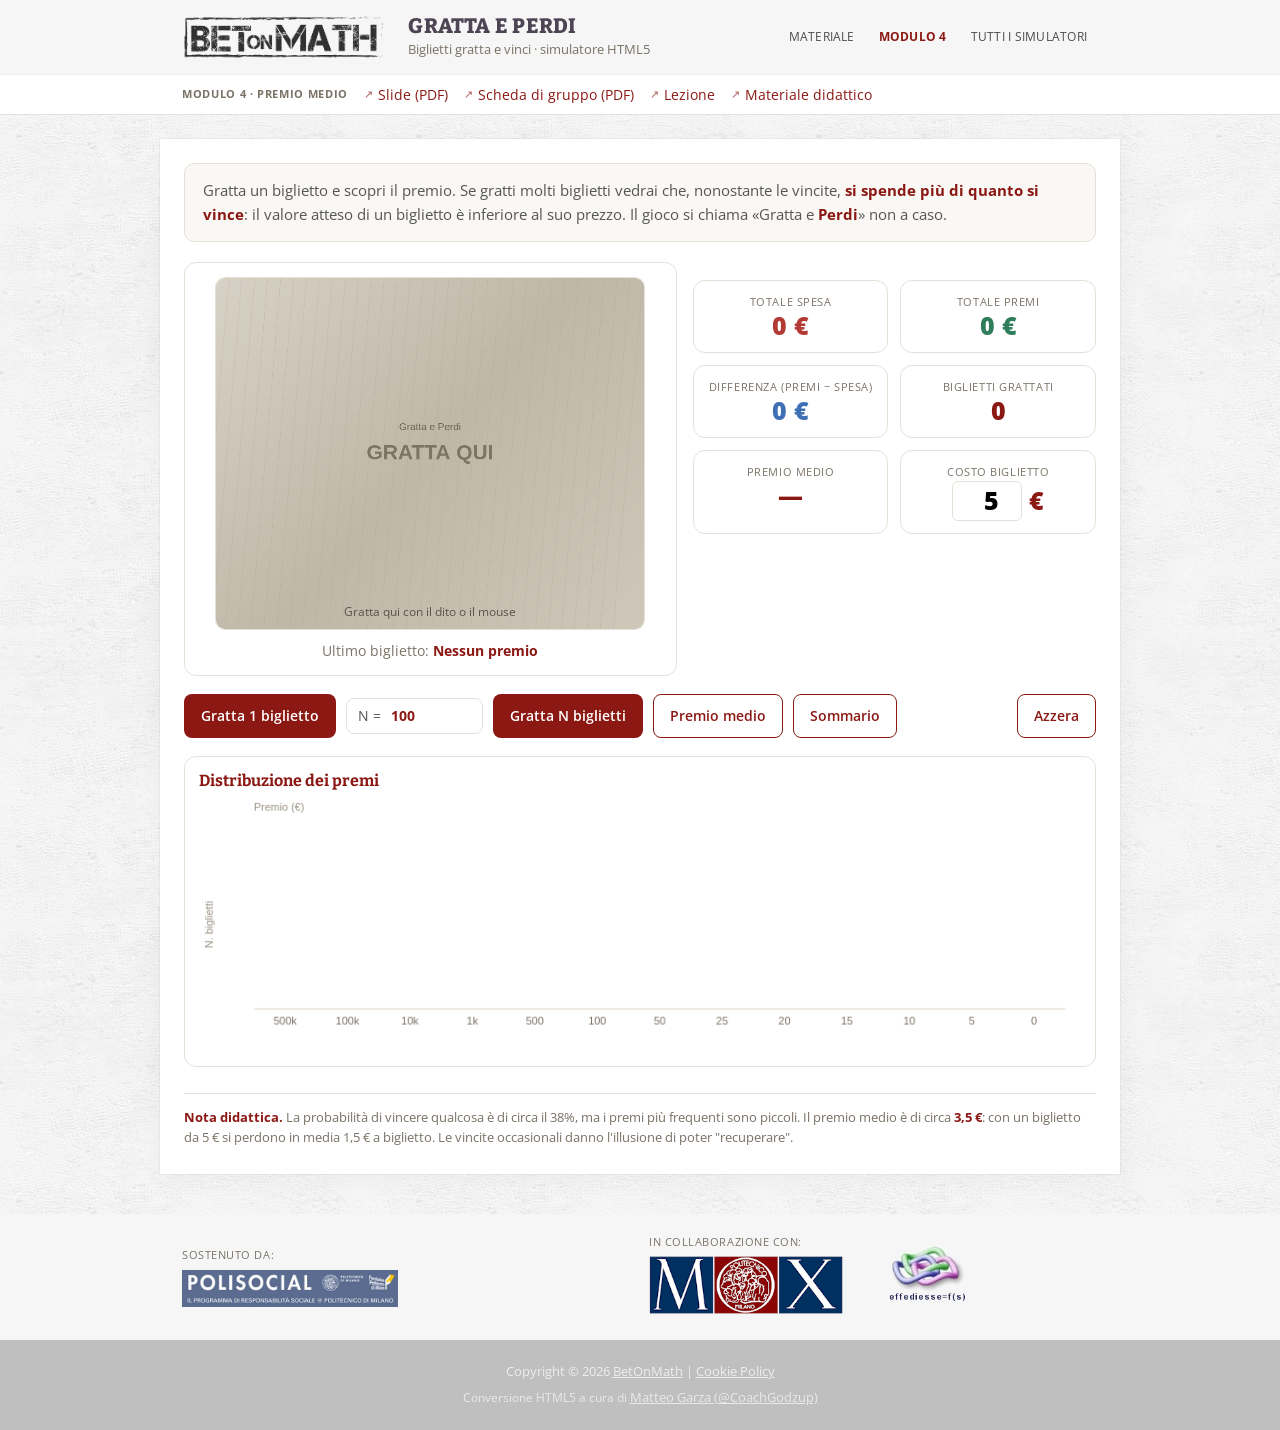
<file: docs/grattaeperdi/index.html>
<!DOCTYPE html>
<html lang="it">
<head>
<meta charset="UTF-8">
<meta name="viewport" content="width=device-width, initial-scale=1">
<title>Gratta e Perdi — BetOnMath</title>
<link rel="stylesheet" href="../style.css">
</head>
<body class="app app-grattaeperdi">

<header class="site-head">
  <div class="inner">
    <a class="brand" href="../index.html"><img class="logo" src="../assets/logo-bw.png" alt="BetOnMath"></a>
    <div class="titleblock">
      <h1>Gratta e Perdi</h1>
      <div class="sub">Biglietti gratta e vinci &middot; simulatore HTML5</div>
    </div>
    <nav class="site-nav">
      <a href="https://betonmath.polimi.it/?p=2972">Materiale</a>
      <a class="active" href="https://betonmath.polimi.it/?cat=11">Modulo 4</a>
      <a href="../index.html">Tutti i simulatori</a>
    </nav>
  </div>
</header>

<div class="lessonbar">
  <div class="inner">
    <span class="label">Modulo 4 &middot; Premio medio</span>
    <a href="https://betonmath.polimi.it/wp-content/uploads/9KcD4g9Hx9/Modulo4.pdf" target="_blank" rel="noopener">Slide (PDF)</a>
    <a href="https://betonmath.polimi.it/wp-content/uploads/9KcD4g9Hx9/scheda_gruppo_2.pdf" target="_blank" rel="noopener">Scheda di gruppo (PDF)</a>
    <a href="https://betonmath.polimi.it/?cat=11">Lezione</a>
    <a href="https://betonmath.polimi.it/?p=2972">Materiale didattico</a>
  </div>
</div>

<main>
  <div class="casing">
    <div class="inner">

      <!-- SCHERMATA PRINCIPALE -->
      <div id="main">
        <div class="intro">
          Gratta un biglietto e scopri il premio. Se gratti molti biglietti vedrai che,
          nonostante le vincite, <b>si spende più di quanto si vince</b>: il valore atteso di
          un biglietto è inferiore al suo prezzo. Il gioco si chiama «Gratta e <b>Perdi</b>» non a caso.
        </div>

        <div class="top">
          <div class="ticket">
            <div class="cardwrap" id="cardwrap">
              <div class="prize"><img id="prizeImg" src="assets/0euro.png" alt="premio"></div>
              <canvas id="scratch" width="860" height="720"></canvas>
              <div class="hint">Gratta qui con il dito o il mouse</div>
            </div>
            <div class="cap">Ultimo biglietto: <b id="lastPrize">—</b></div>
          </div>

          <div>
            <div class="stats">
              <div class="stat spesa"><div class="k">Totale spesa</div><div class="v" id="spesa">0 €</div></div>
              <div class="stat premi"><div class="k">Totale premi</div><div class="v" id="premi">0 €</div></div>
              <div class="stat diff"><div class="k">Differenza (premi − spesa)</div><div class="v" id="diff">0 €</div></div>
              <div class="stat"><div class="k">Biglietti grattati</div><div class="v" id="nbig">0</div></div>
              <div class="stat"><div class="k">Premio medio</div><div class="v" id="pmedio">—</div></div>
              <div class="stat"><div class="k">Costo biglietto</div><div class="v"><input id="cost" type="number" min="0.5" step="0.5" value="5" style="width:70px;border:1px solid var(--line);border-radius:6px;padding:4px 7px;font:inherit;text-align:right"> €</div></div>
            </div>
          </div>
        </div>

        <div class="controls">
          <button class="btn btn-primary" id="btnOne">Gratta 1 biglietto</button>
          <div class="nbox">N = <input id="nval" type="number" min="1" value="100"></div>
          <button class="btn btn-primary" id="btnMany">Gratta N biglietti</button>
          <button class="btn btn-ghost" id="btnPM">Premio medio</button>
          <button class="btn btn-ghost" id="btnSum">Sommario</button>
          <button class="btn btn-ghost reset" id="btnReset">Azzera</button>
        </div>

        <div class="chartcard">
          <h2>Distribuzione dei premi</h2>
          <canvas id="chart" class="chart" width="900" height="260"></canvas>
        </div>

        <p class="note">
          <b>Nota didattica.</b> La probabilità di vincere qualcosa è di circa il 38%,
          ma i premi più frequenti sono piccoli. Il premio medio è di circa <b>3,5 €</b>:
          con un biglietto da 5 € si perdono in media 1,5 € a biglietto. Le vincite
          occasionali danno l'illusione di poter "recuperare".
        </p>
      </div>

      <!-- SOMMARIO -->
      <div id="sommario">
        <div class="panel">
          <h2>Bilancio complessivo</h2>
          <div class="pico">(da quando Gratta&amp;Perdi è installata)</div>
          <div class="big3">
            <div class="b"><div class="k">Totale spesa</div><div class="v" id="s_spesa">0 €</div></div>
            <div class="b"><div class="k">Totale premi</div><div class="v" id="s_premi">0 €</div></div>
            <div class="b"><div class="k">Differenza</div><div class="v" id="s_diff">0 €</div></div>
          </div>
        </div>
        <div class="panel">
          <h2>Frequenza dei premi</h2>
          <div class="pico">Quante volte è uscito ciascun premio</div>
          <div class="table-wrap"><table class="data">
            <thead><tr><th>Premio</th><th style="text-align:right">N. Biglietti</th><th style="text-align:right">Frequenza [%]</th></tr></thead>
            <tbody id="sumTable"></tbody>
          </table></div>
        </div>
        <div class="controls">
          <button class="btn btn-ghost" id="btnBack">← Torna al gioco</button>
          <button class="btn btn-ghost reset" id="btnReset2">Azzera</button>
        </div>
      </div>

    </div>
  </div>
</main>

<div class="bottom">
  <div class="container bottom-grid">
    <div class="botwid">
      <div class="k">Sostenuto da:</div>
      <img src="../assets/polisocial.png" alt="Premiazione Polisocial Award">
    </div>
    <div class="botwid"></div>
    <div class="botwid">
      <div class="k">In collaborazione con:</div>
      <a href="http://mox.polimi.it" target="_blank" rel="noopener"><img src="../assets/logo_mox.png" alt="MOX — Politecnico di Milano"></a>
    </div>
    <div class="botwid">
      <a href="http://fds.mate.polimi.it" target="_blank" rel="noopener"><img src="../assets/logo_fds.gif" alt="FDS"></a>
    </div>
  </div>
</div>
<div class="site-footer">
  <div class="container">
    <div class="fcred">Copyright &copy; 2026 <a href="https://betonmath.polimi.it">BetOnMath</a> | <a href="https://betonmath.polimi.it/?page_id=3420">Cookie Policy</a><br><span class="credit">Conversione HTML5 a cura di <a href="https://github.com/CoachGodzup">Matteo Garza (@CoachGodzup)</a></span></div>
  </div>
</div>

<script src="app.js"></script>
</body>
</html>
</file>
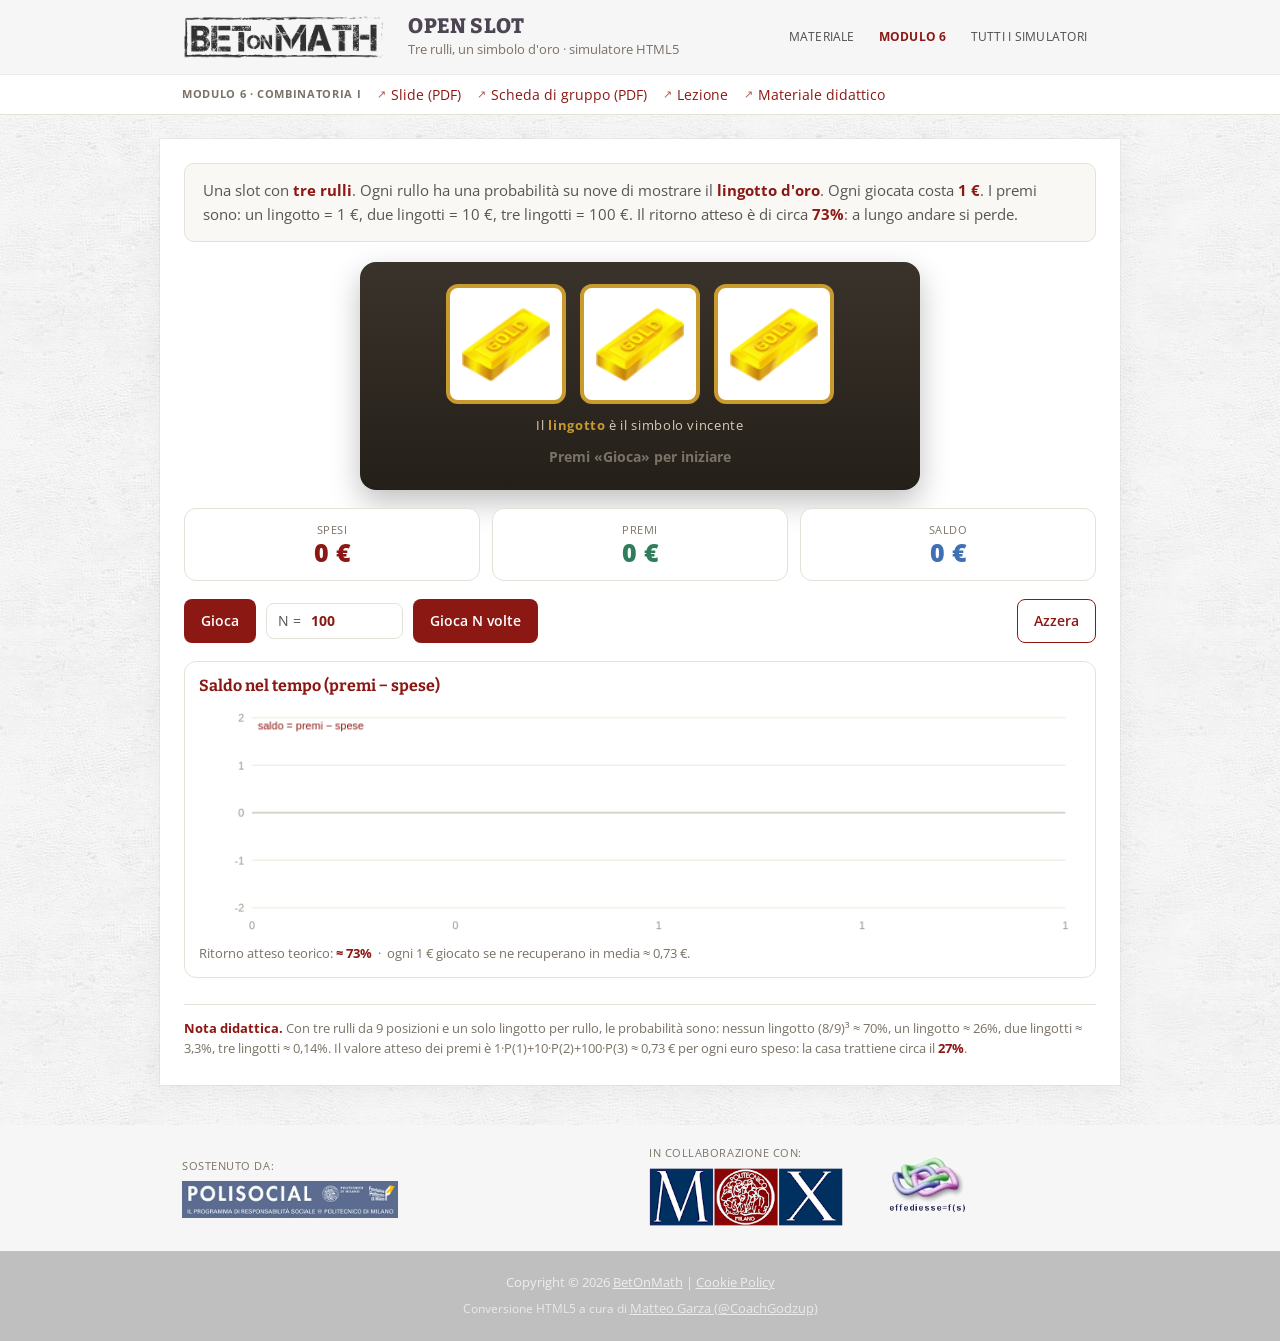
<file: docs/openslot/index.html>
<!DOCTYPE html>
<html lang="it">
<head>
<meta charset="UTF-8">
<meta name="viewport" content="width=device-width, initial-scale=1">
<title>Open Slot — BetOnMath</title>
<link rel="stylesheet" href="../style.css">
</head>
<body class="app app-openslot">

<header class="site-head">
  <div class="inner">
    <a class="brand" href="../index.html"><img class="logo" src="../assets/logo-bw.png" alt="BetOnMath"></a>
    <div class="titleblock">
      <h1>Open Slot</h1>
      <div class="sub">Tre rulli, un simbolo d'oro &middot; simulatore HTML5</div>
    </div>
    <nav class="site-nav">
      <a href="https://betonmath.polimi.it/?p=2972">Materiale</a>
      <a class="active" href="https://betonmath.polimi.it/?cat=12">Modulo 6</a>
      <a href="../index.html">Tutti i simulatori</a>
    </nav>
  </div>
</header>

<div class="lessonbar">
  <div class="inner">
    <span class="label">Modulo 6 &middot; Combinatoria I</span>
    <a href="https://betonmath.polimi.it/wp-content/uploads/9KcD4g9Hx9/Modulo6.pdf" target="_blank" rel="noopener">Slide (PDF)</a>
    <a href="https://betonmath.polimi.it/wp-content/uploads/9KcD4g9Hx9/scheda_gruppo_4.pdf" target="_blank" rel="noopener">Scheda di gruppo (PDF)</a>
    <a href="https://betonmath.polimi.it/?cat=12">Lezione</a>
    <a href="https://betonmath.polimi.it/?p=2972">Materiale didattico</a>
  </div>
</div>

<main>
  <div class="casing">
    <div class="inner">

      <div class="intro">
        Una slot con <b>tre rulli</b>. Ogni rullo ha una probabilità su nove di mostrare il
        <b>lingotto d'oro</b>. Ogni giocata costa <b>1 €</b>. I premi sono: un lingotto = 1 €,
        due lingotti = 10 €, tre lingotti = 100 €. Il ritorno atteso è di circa <b>73%</b>:
        a lungo andare si perde.
      </div>

      <div class="machine">
        <div class="reels">
          <div class="reel" id="reel1"><img src="assets/gold-64.png" alt="rullo 1"></div>
          <div class="reel" id="reel2"><img src="assets/gold-64.png" alt="rullo 2"></div>
          <div class="reel" id="reel3"><img src="assets/gold-64.png" alt="rullo 3"></div>
        </div>
        <div class="reelslabel">Il <b>lingotto</b> è il simbolo vincente</div>
        <div class="msg lose" id="msg">Premi «Gioca» per iniziare</div>
      </div>

      <div class="stats">
        <div class="stat spesi"><div class="k">Spesi</div><div class="v" id="spesi">0 €</div></div>
        <div class="stat premi"><div class="k">Premi</div><div class="v" id="premi">0 €</div></div>
        <div class="stat saldo"><div class="k">Saldo</div><div class="v" id="saldo">0 €</div></div>
      </div>

      <div class="controls">
        <button class="btn btn-primary" id="btnPlay">Gioca</button>
        <div class="nbox">N = <input id="nval" type="number" min="1" value="100"></div>
        <button class="btn btn-primary" id="btnMany">Gioca N volte</button>
        <button class="btn btn-ghost reset" id="btnReset">Azzera</button>
      </div>

      <div class="chartcard">
        <h2>Saldo nel tempo (premi − spese)</h2>
        <canvas id="chart" width="900" height="240"></canvas>
        <div class="rtp">Ritorno atteso teorico: <b id="rtp">≈ 73%</b> &nbsp;·&nbsp; ogni 1 € giocato se ne recuperano in media ≈ 0,73 €.</div>
      </div>

      <p class="note">
        <b>Nota didattica.</b> Con tre rulli da 9 posizioni e un solo lingotto per rullo,
        le probabilità sono: nessun lingotto (8/9)³ ≈ 70%, un lingotto ≈ 26%, due lingotti ≈ 3,3%,
        tre lingotti ≈ 0,14%. Il valore atteso dei premi è 1·P(1)+10·P(2)+100·P(3) ≈ 0,73 €
        per ogni euro speso: la casa trattiene circa il <b>27%</b>.
      </p>

    </div>
  </div>
</main>

<div class="bottom">
  <div class="container bottom-grid">
    <div class="botwid">
      <div class="k">Sostenuto da:</div>
      <img src="../assets/polisocial.png" alt="Premiazione Polisocial Award">
    </div>
    <div class="botwid"></div>
    <div class="botwid">
      <div class="k">In collaborazione con:</div>
      <a href="http://mox.polimi.it" target="_blank" rel="noopener"><img src="../assets/logo_mox.png" alt="MOX — Politecnico di Milano"></a>
    </div>
    <div class="botwid">
      <a href="http://fds.mate.polimi.it" target="_blank" rel="noopener"><img src="../assets/logo_fds.gif" alt="FDS"></a>
    </div>
  </div>
</div>
<div class="site-footer">
  <div class="container">
    <div class="fcred">Copyright &copy; 2026 <a href="https://betonmath.polimi.it">BetOnMath</a> | <a href="https://betonmath.polimi.it/?page_id=3420">Cookie Policy</a><br><span class="credit">Conversione HTML5 a cura di <a href="https://github.com/CoachGodzup">Matteo Garza (@CoachGodzup)</a></span></div>
  </div>
</div>

<script src="app.js"></script>
</body>
</html>
</file>
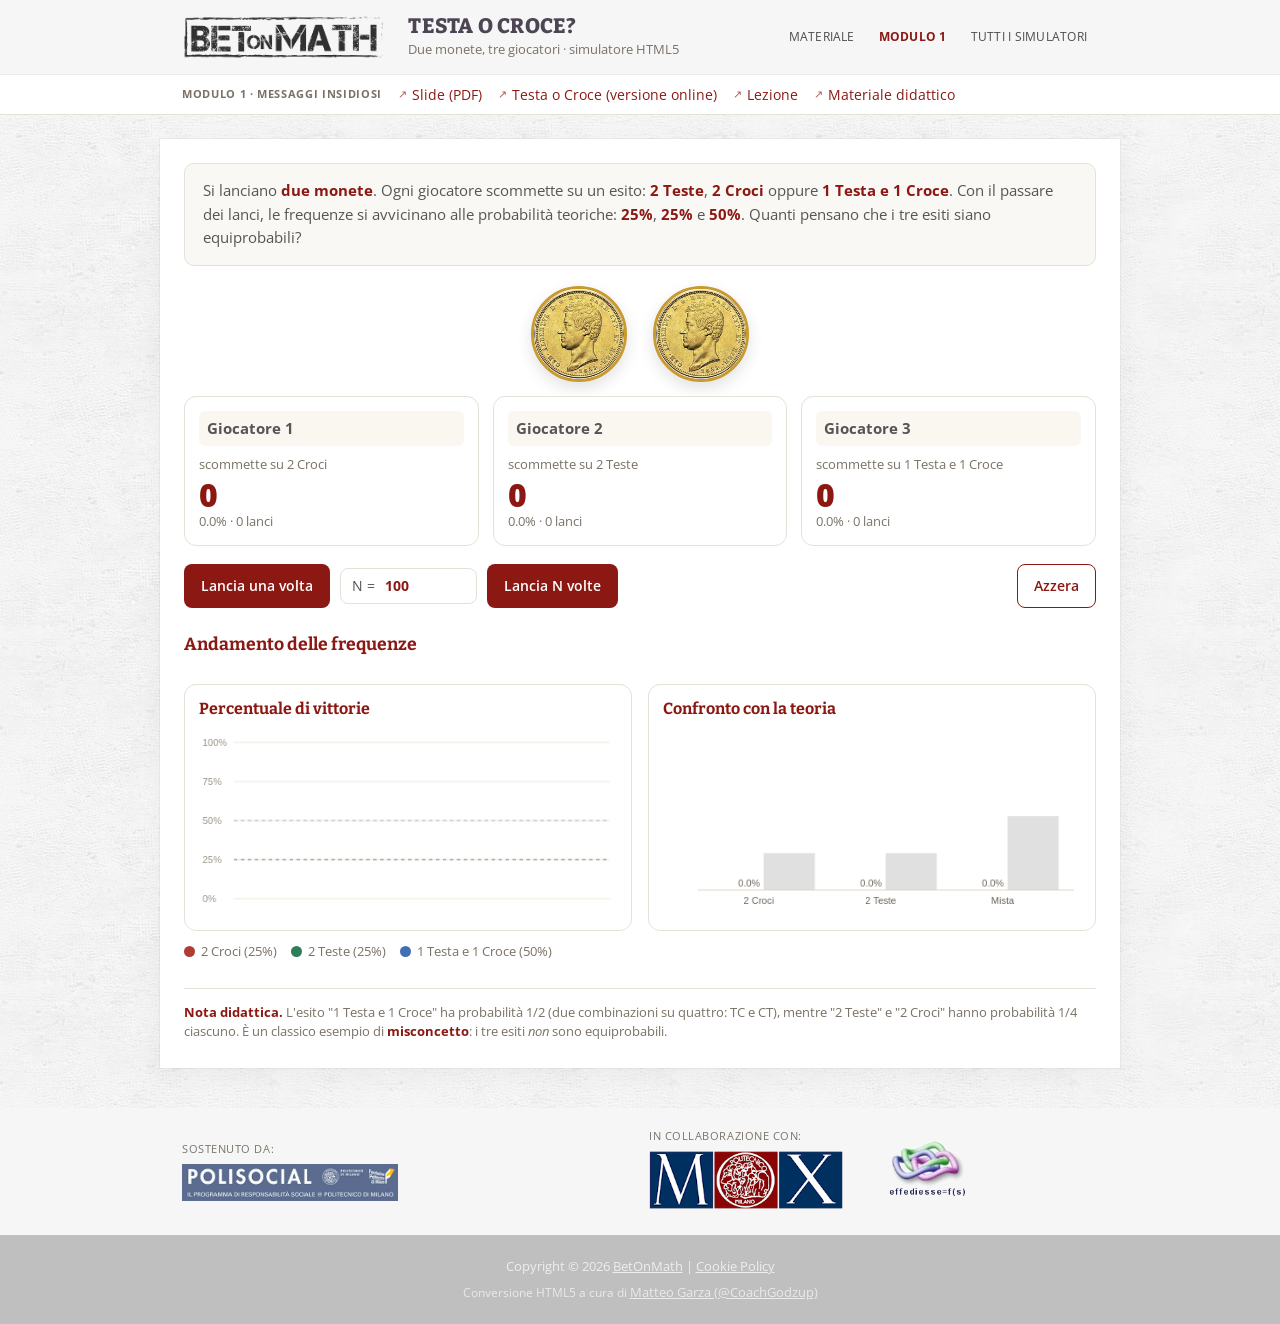
<file: docs/testacroce/index.html>
<!DOCTYPE html>
<html lang="it">
<head>
<meta charset="UTF-8">
<meta name="viewport" content="width=device-width, initial-scale=1">
<title>Testa o Croce? — BetOnMath</title>
<link rel="stylesheet" href="../style.css">
</head>
<body class="app app-testacroce">

<header class="site-head">
  <div class="inner">
    <a class="brand" href="../index.html"><img class="logo" src="../assets/logo-bw.png" alt="BetOnMath"></a>
    <div class="titleblock">
      <h1>Testa o Croce?</h1>
      <div class="sub">Due monete, tre giocatori &middot; simulatore HTML5</div>
    </div>
    <nav class="site-nav">
      <a href="https://betonmath.polimi.it/?p=2972">Materiale</a>
      <a class="active" href="https://betonmath.polimi.it/?cat=8">Modulo 1</a>
      <a href="../index.html">Tutti i simulatori</a>
    </nav>
  </div>
</header>

<div class="lessonbar">
  <div class="inner">
    <span class="label">Modulo 1 &middot; Messaggi insidiosi</span>
    <a href="https://betonmath.polimi.it/wp-content/uploads/9KcD4g9Hx9/Modulo1.pdf" target="_blank" rel="noopener">Slide (PDF)</a>
    <a href="https://betonmath.polimi.it/?page_id=1951" target="_blank" rel="noopener">Testa o Croce (versione online)</a>
    <a href="https://betonmath.polimi.it/?cat=8">Lezione</a>
    <a href="https://betonmath.polimi.it/?p=2972">Materiale didattico</a>
  </div>
</div>

<main>
  <div class="casing">
    <div class="inner">

      <div class="intro">
        Si lanciano <b>due monete</b>. Ogni giocatore scommette su un esito:
        <b>2 Teste</b>, <b>2 Croci</b> oppure <b>1 Testa e 1 Croce</b>.
        Con il passare dei lanci, le frequenze si avvicinano alle probabilità teoriche:
        <b>25%</b>, <b>25%</b> e <b>50%</b>. Quanti pensano che i tre esiti siano equiprobabili?
      </div>

      <div class="coins">
        <div class="coin" id="coin1"><img src="assets/testa.jpg" alt="moneta 1"></div>
        <div class="coin" id="coin2"><img src="assets/testa.jpg" alt="moneta 2"></div>
      </div>

      <div class="players">
        <div class="player" id="p1">
          <span class="badge">vince</span>
          <input class="pname" id="name1" value="Giocatore 1">
          <div class="bet">scommette su 2 Croci</div>
          <div class="count" id="count1">0</div>
          <div class="pct" id="pct1">0% &middot; 0 lanci</div>
        </div>
        <div class="player" id="p2">
          <span class="badge">vince</span>
          <input class="pname" id="name2" value="Giocatore 2">
          <div class="bet">scommette su 2 Teste</div>
          <div class="count" id="count2">0</div>
          <div class="pct" id="pct2">0% &middot; 0 lanci</div>
        </div>
        <div class="player" id="p3">
          <span class="badge">vince</span>
          <input class="pname" id="name3" value="Giocatore 3">
          <div class="bet">scommette su 1 Testa e 1 Croce</div>
          <div class="count" id="count3">0</div>
          <div class="pct" id="pct3">0% &middot; 0 lanci</div>
        </div>
      </div>

      <div class="controls">
        <button class="btn btn-primary" id="btnOne">Lancia una volta</button>
        <div class="nbox">N = <input id="nval" type="number" min="1" value="100"></div>
        <button class="btn btn-primary" id="btnMany">Lancia N volte</button>
        <button class="btn btn-ghost reset" id="btnReset">Azzera</button>
      </div>

      <h2 style="font-size:1.1rem;margin:26px 0 12px;color:var(--red)">Andamento delle frequenze</h2>
      <div class="charts">
        <div class="chartcard">
          <h2>Percentuale di vittorie</h2>
          <canvas id="chartLine" width="480" height="220"></canvas>
        </div>
        <div class="chartcard">
          <h2>Confronto con la teoria</h2>
          <canvas id="chartBar" width="480" height="220"></canvas>
        </div>
      </div>
      <div class="legend">
        <span><i class="dot" style="background:#b23b36"></i>2 Croci (25%)</span>
        <span><i class="dot" style="background:#2f7d5b"></i>2 Teste (25%)</span>
        <span><i class="dot" style="background:#3f6fb5"></i>1 Testa e 1 Croce (50%)</span>
      </div>

      <p class="note">
        <b>Nota didattica.</b> L'esito "1 Testa e 1 Croce" ha probabilità 1/2
        (due combinazioni su quattro: TC e CT), mentre "2 Teste" e "2 Croci" hanno
        probabilità 1/4 ciascuno. È un classico esempio di <b>misconcetto</b>: i tre
        esiti <i>non</i> sono equiprobabili.
      </p>

    </div>
  </div>
</main>

<div class="bottom">
  <div class="container bottom-grid">
    <div class="botwid">
      <div class="k">Sostenuto da:</div>
      <img src="../assets/polisocial.png" alt="Premiazione Polisocial Award">
    </div>
    <div class="botwid"></div>
    <div class="botwid">
      <div class="k">In collaborazione con:</div>
      <a href="http://mox.polimi.it" target="_blank" rel="noopener"><img src="../assets/logo_mox.png" alt="MOX — Politecnico di Milano"></a>
    </div>
    <div class="botwid">
      <a href="http://fds.mate.polimi.it" target="_blank" rel="noopener"><img src="../assets/logo_fds.gif" alt="FDS"></a>
    </div>
  </div>
</div>
<div class="site-footer">
  <div class="container">
    <div class="fcred">Copyright &copy; 2026 <a href="https://betonmath.polimi.it">BetOnMath</a> | <a href="https://betonmath.polimi.it/?page_id=3420">Cookie Policy</a><br><span class="credit">Conversione HTML5 a cura di <a href="https://github.com/CoachGodzup">Matteo Garza (@CoachGodzup)</a></span></div>
  </div>
</div>

<script src="app.js"></script>
</body>
</html>
</file>
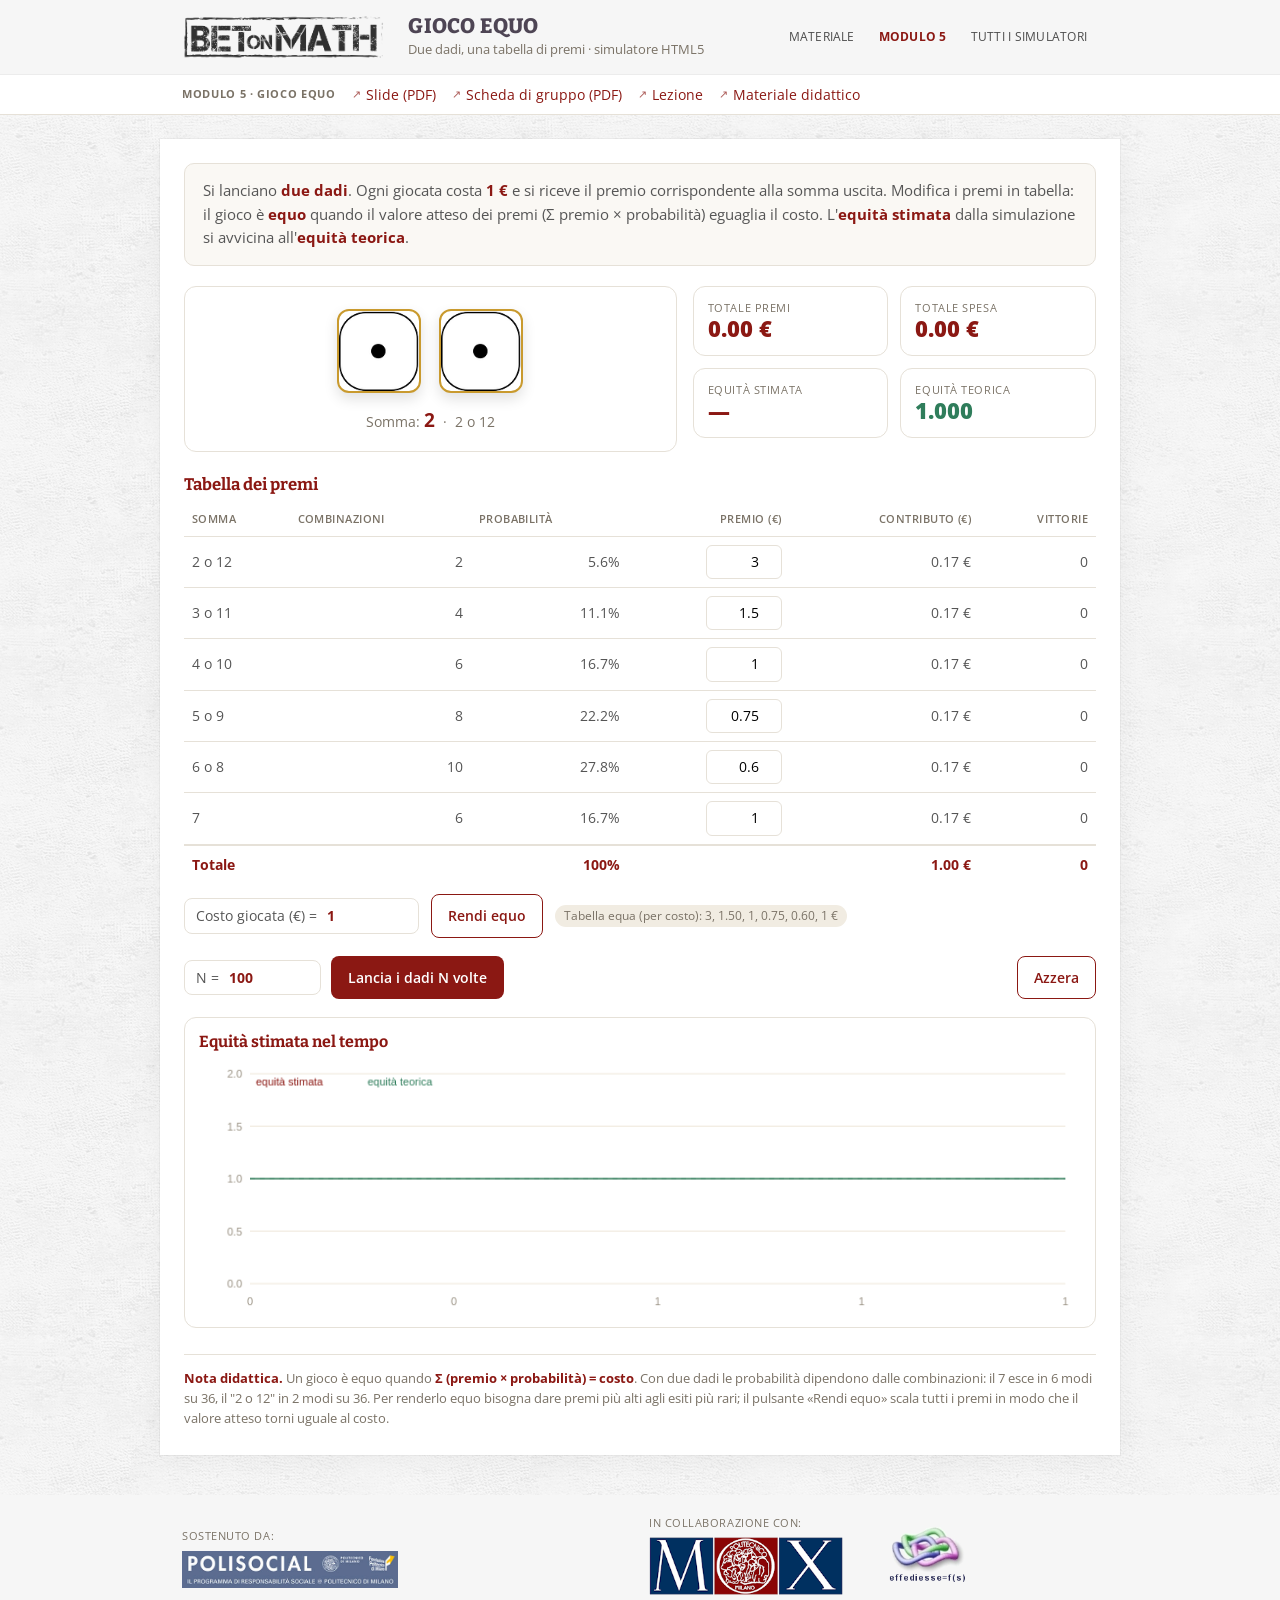
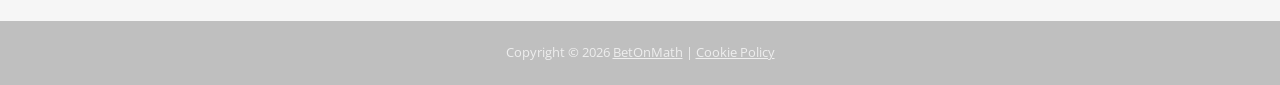
<file: html5/giocoequo/index.html>
<!DOCTYPE html>
<html lang="it">
<head>
<meta charset="UTF-8">
<meta name="viewport" content="width=device-width, initial-scale=1">
<title>Gioco Equo — BetOnMath</title>
<link rel="stylesheet" href="../style.css">
</head>
<body class="app app-giocoequo">

<header class="site-head">
  <div class="inner">
    <a class="brand" href="../index.html"><img class="logo" src="../assets/logo-bw.png" alt="BetOnMath"></a>
    <div class="titleblock">
      <h1>Gioco Equo</h1>
      <div class="sub">Due dadi, una tabella di premi &middot; simulatore HTML5</div>
    </div>
    <nav class="site-nav">
      <a href="https://betonmath.polimi.it/?p=2972">Materiale</a>
      <a class="active" href="https://betonmath.polimi.it/?cat=13">Modulo 5</a>
      <a href="../index.html">Tutti i simulatori</a>
    </nav>
  </div>
</header>

<div class="lessonbar">
  <div class="inner">
    <span class="label">Modulo 5 &middot; Gioco equo</span>
    <a href="https://betonmath.polimi.it/wp-content/uploads/9KcD4g9Hx9/Modulo5.pdf" target="_blank" rel="noopener">Slide (PDF)</a>
    <a href="https://betonmath.polimi.it/wp-content/uploads/9KcD4g9Hx9/scheda_gruppo_3.pdf" target="_blank" rel="noopener">Scheda di gruppo (PDF)</a>
    <a href="https://betonmath.polimi.it/?cat=13">Lezione</a>
    <a href="https://betonmath.polimi.it/?p=2972">Materiale didattico</a>
  </div>
</div>

<main>
  <div class="casing">
    <div class="inner">

      <div class="intro">
        Si lanciano <b>due dadi</b>. Ogni giocata costa <b>1 €</b> e si riceve il premio
        corrispondente alla somma uscita. Modifica i premi in tabella: il gioco è <b>equo</b>
        quando il valore atteso dei premi (Σ premio × probabilità) eguaglia il costo.
        L'<b>equità stimata</b> dalla simulazione si avvicina all'<b>equità teorica</b>.
      </div>

      <div class="top">
        <div class="dicebox">
          <div class="dice">
            <div class="die" id="die1"><img src="assets/1.png" alt="dado 1"></div>
            <div class="die" id="die2"><img src="assets/1.png" alt="dado 2"></div>
          </div>
          <div class="sumline">Somma: <b id="sum">2</b> &nbsp;·&nbsp; <span id="cat">2 o 12</span></div>
        </div>
        <div class="cards">
          <div class="cc"><div class="k">Totale premi</div><div class="v" id="totPremi">0 €</div></div>
          <div class="cc"><div class="k">Totale spesa</div><div class="v" id="totSpesa">0 €</div></div>
          <div class="cc"><div class="k">Equità stimata</div><div class="v" id="eqStimata">—</div></div>
          <div class="cc"><div class="k">Equità teorica</div><div class="v" id="eqTeorica">—</div></div>
        </div>
      </div>

      <h2 style="font-size:1.05rem;color:var(--red);margin:22px 0 4px">Tabella dei premi</h2>
      <div class="table-wrap"><table class="data">
        <thead><tr>
          <th>Somma</th><th>Combinazioni</th><th>Probabilità</th>
          <th style="text-align:right">Premio (€)</th><th style="text-align:right">Contributo (€)</th>
          <th style="text-align:right">Vittorie</th>
        </tr></thead>
        <tbody id="tbody"></tbody>
        <tfoot><tr>
          <td colspan="2">Totale</td>
          <td class="num" id="totProb">100%</td>
          <td></td>
          <td class="num" id="totContrib">—</td>
          <td class="num" id="totWin">0</td>
        </tr></tfoot>
      </table></div>
      <div style="display:flex;gap:12px;align-items:center;margin-top:10px;flex-wrap:wrap">
        <div class="nbox">Costo giocata (€) = <input id="cost" type="number" min="0.01" step="0.25" value="1"></div>
        <button class="btn btn-ghost" id="btnFair">Rendi equo</button>
        <span class="pill" id="fairHint"></span>
      </div>

      <div class="controls">
        <div class="nbox">N = <input id="nval" type="number" min="1" value="100"></div>
        <button class="btn btn-primary" id="btnMany">Lancia i dadi N volte</button>
        <button class="btn btn-ghost reset" id="btnReset">Azzera</button>
      </div>

      <div class="chartcard">
        <h2>Equità stimata nel tempo</h2>
        <canvas id="chart" width="900" height="260"></canvas>
      </div>

      <p class="note">
        <b>Nota didattica.</b> Un gioco è equo quando <b>Σ (premio × probabilità) = costo</b>.
        Con due dadi le probabilità dipendono dalle combinazioni: il 7 esce in 6 modi su 36,
        il "2 o 12" in 2 modi su 36. Per renderlo equo bisogna dare premi più alti agli esiti
        più rari; il pulsante «Rendi equo» scala tutti i premi in modo che il valore atteso
        torni uguale al costo.
      </p>

    </div>
  </div>
</main>

<div class="bottom">
  <div class="container bottom-grid">
    <div class="botwid">
      <div class="k">Sostenuto da:</div>
      <img src="../assets/polisocial.png" alt="Premiazione Polisocial Award">
    </div>
    <div class="botwid"></div>
    <div class="botwid">
      <div class="k">In collaborazione con:</div>
      <a href="http://mox.polimi.it" target="_blank" rel="noopener"><img src="../assets/logo_mox.png" alt="MOX — Politecnico di Milano"></a>
    </div>
    <div class="botwid">
      <a href="http://fds.mate.polimi.it" target="_blank" rel="noopener"><img src="../assets/logo_fds.gif" alt="FDS"></a>
    </div>
  </div>
</div>
<div class="site-footer">
  <div class="container">
    <div class="fcred">Copyright &copy; 2026 <a href="https://betonmath.polimi.it">BetOnMath</a> | <a href="https://betonmath.polimi.it/?page_id=3420">Cookie Policy</a></div>
  </div>
</div>

<script src="app.js"></script>
</body>
</html>
</file>
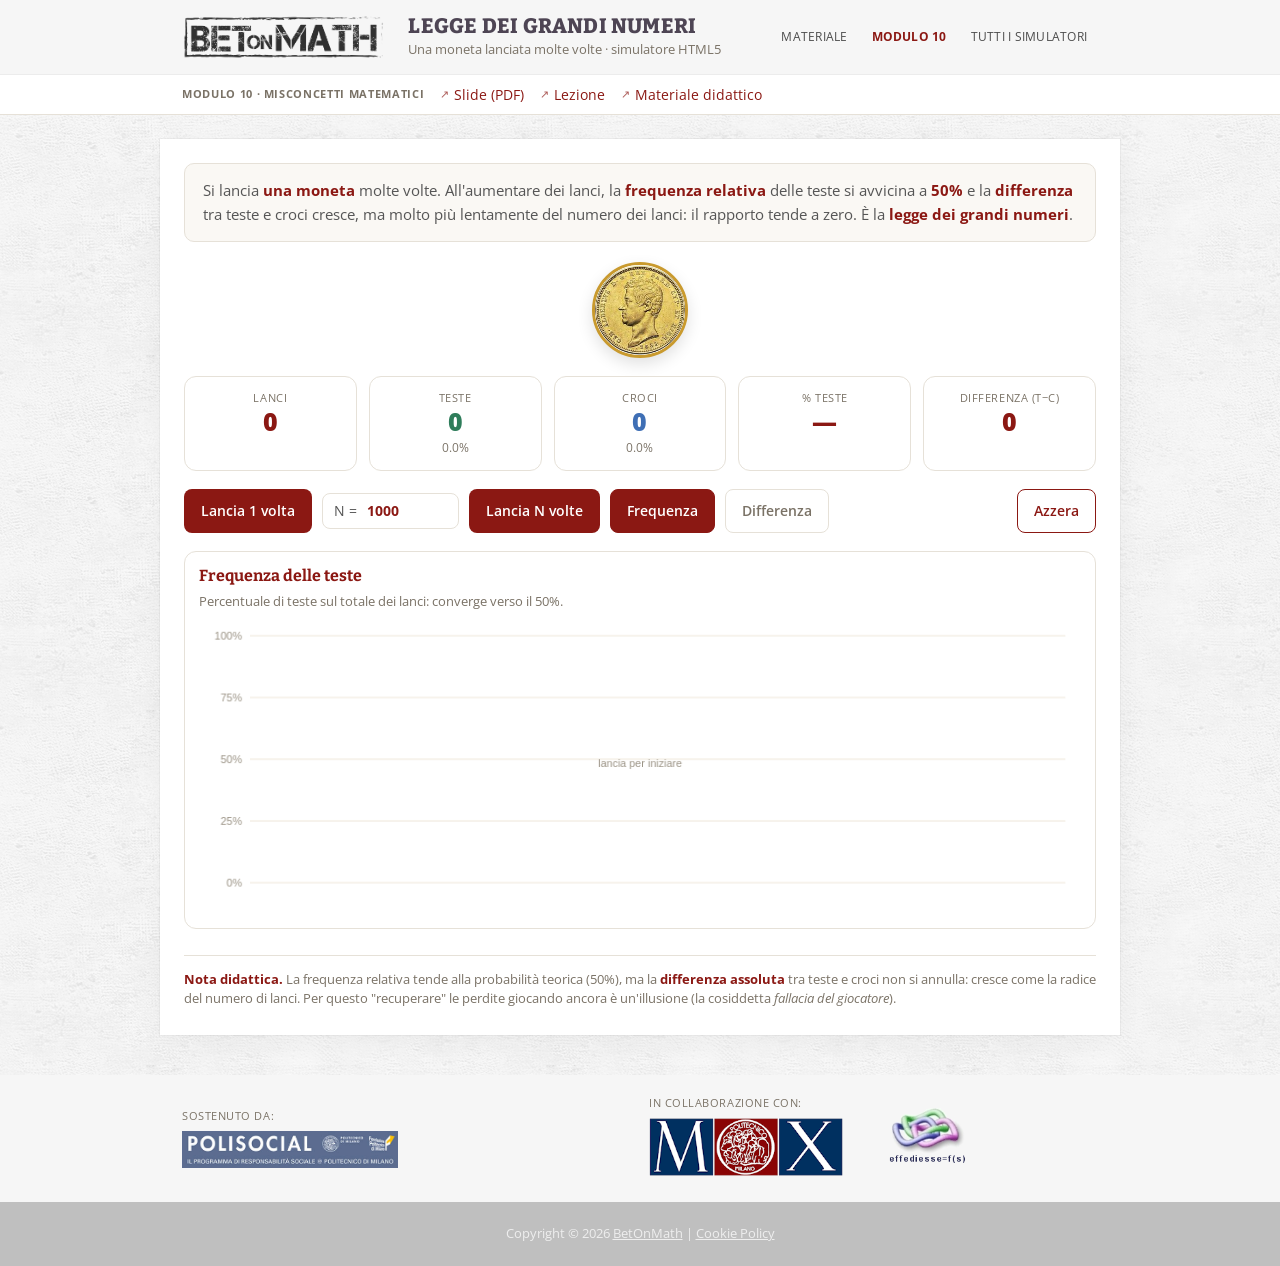
<file: html5/grandinumeri/index.html>
<!DOCTYPE html>
<html lang="it">
<head>
<meta charset="UTF-8">
<meta name="viewport" content="width=device-width, initial-scale=1">
<title>Legge dei Grandi Numeri — BetOnMath</title>
<link rel="stylesheet" href="../style.css">
</head>
<body class="app app-grandinumeri">

<header class="site-head">
  <div class="inner">
    <a class="brand" href="../index.html"><img class="logo" src="../assets/logo-bw.png" alt="BetOnMath"></a>
    <div class="titleblock">
      <h1>Legge dei Grandi Numeri</h1>
      <div class="sub">Una moneta lanciata molte volte &middot; simulatore HTML5</div>
    </div>
    <nav class="site-nav">
      <a href="https://betonmath.polimi.it/?p=2972">Materiale</a>
      <a class="active" href="https://betonmath.polimi.it/?cat=17">Modulo 10</a>
      <a href="../index.html">Tutti i simulatori</a>
    </nav>
  </div>
</header>

<div class="lessonbar">
  <div class="inner">
    <span class="label">Modulo 10 &middot; Misconcetti matematici</span>
    <a href="https://betonmath.polimi.it/wp-content/uploads/9KcD4g9Hx9/Modulo10.pdf" target="_blank" rel="noopener">Slide (PDF)</a>
    <a href="https://betonmath.polimi.it/?cat=17">Lezione</a>
    <a href="https://betonmath.polimi.it/?p=2972">Materiale didattico</a>
  </div>
</div>

<main>
  <div class="casing">
    <div class="inner">

      <div class="intro">
        Si lancia <b>una moneta</b> molte volte. All'aumentare dei lanci, la
        <b>frequenza relativa</b> delle teste si avvicina a <b>50%</b> e la
        <b>differenza</b> tra teste e croci cresce, ma molto più lentamente del numero
        dei lanci: il rapporto tende a zero. È la <b>legge dei grandi numeri</b>.
      </div>

      <div class="coinwrap"><div class="coin" id="coin"><img src="assets/testa.jpg" alt="moneta"></div></div>

      <div class="stats">
        <div class="stat"><div class="k">Lanci</div><div class="v" id="total">0</div></div>
        <div class="stat green"><div class="k">Teste</div><div class="v" id="teste">0</div><small id="pt">0%</small></div>
        <div class="stat blue"><div class="k">Croci</div><div class="v" id="croci">0</div><small id="pc">0%</small></div>
        <div class="stat"><div class="k">% Teste</div><div class="v" id="ptbig">—</div></div>
        <div class="stat"><div class="k">Differenza (T−C)</div><div class="v" id="diff">0</div></div>
      </div>

      <div class="controls">
        <button class="btn btn-primary" id="btnOne">Lancia 1 volta</button>
        <div class="nbox">N = <input id="nval" type="number" min="1" value="1000"></div>
        <button class="btn btn-primary" id="btnMany">Lancia N volte</button>
        <button class="btn btn-toggle active" id="btnFreq">Frequenza</button>
        <button class="btn btn-toggle" id="btnDiff">Differenza</button>
        <button class="btn btn-ghost reset" id="btnReset">Azzera</button>
      </div>

      <div class="chartcard">
        <h2 id="chartTitle">Frequenza delle teste</h2>
        <p class="hint" id="chartHint">Percentuale di teste sul totale dei lanci: converge verso il 50%.</p>
        <canvas id="chart" class="bigchart" width="900" height="300"></canvas>
      </div>

      <p class="note">
        <b>Nota didattica.</b> La frequenza relativa tende alla probabilità teorica
        (50%), ma la <b>differenza assoluta</b> tra teste e croci non si annulla: cresce
        come la radice del numero di lanci. Per questo "recuperare" le perdite
        giocando ancora è un'illusione (la cosiddetta <i>fallacia del giocatore</i>).
      </p>

    </div>
  </div>
</main>

<div class="bottom">
  <div class="container bottom-grid">
    <div class="botwid">
      <div class="k">Sostenuto da:</div>
      <img src="../assets/polisocial.png" alt="Premiazione Polisocial Award">
    </div>
    <div class="botwid"></div>
    <div class="botwid">
      <div class="k">In collaborazione con:</div>
      <a href="http://mox.polimi.it" target="_blank" rel="noopener"><img src="../assets/logo_mox.png" alt="MOX — Politecnico di Milano"></a>
    </div>
    <div class="botwid">
      <a href="http://fds.mate.polimi.it" target="_blank" rel="noopener"><img src="../assets/logo_fds.gif" alt="FDS"></a>
    </div>
  </div>
</div>
<div class="site-footer">
  <div class="container">
    <div class="fcred">Copyright &copy; 2026 <a href="https://betonmath.polimi.it">BetOnMath</a> | <a href="https://betonmath.polimi.it/?page_id=3420">Cookie Policy</a></div>
  </div>
</div>

<script src="app.js"></script>
</body>
</html>
</file>
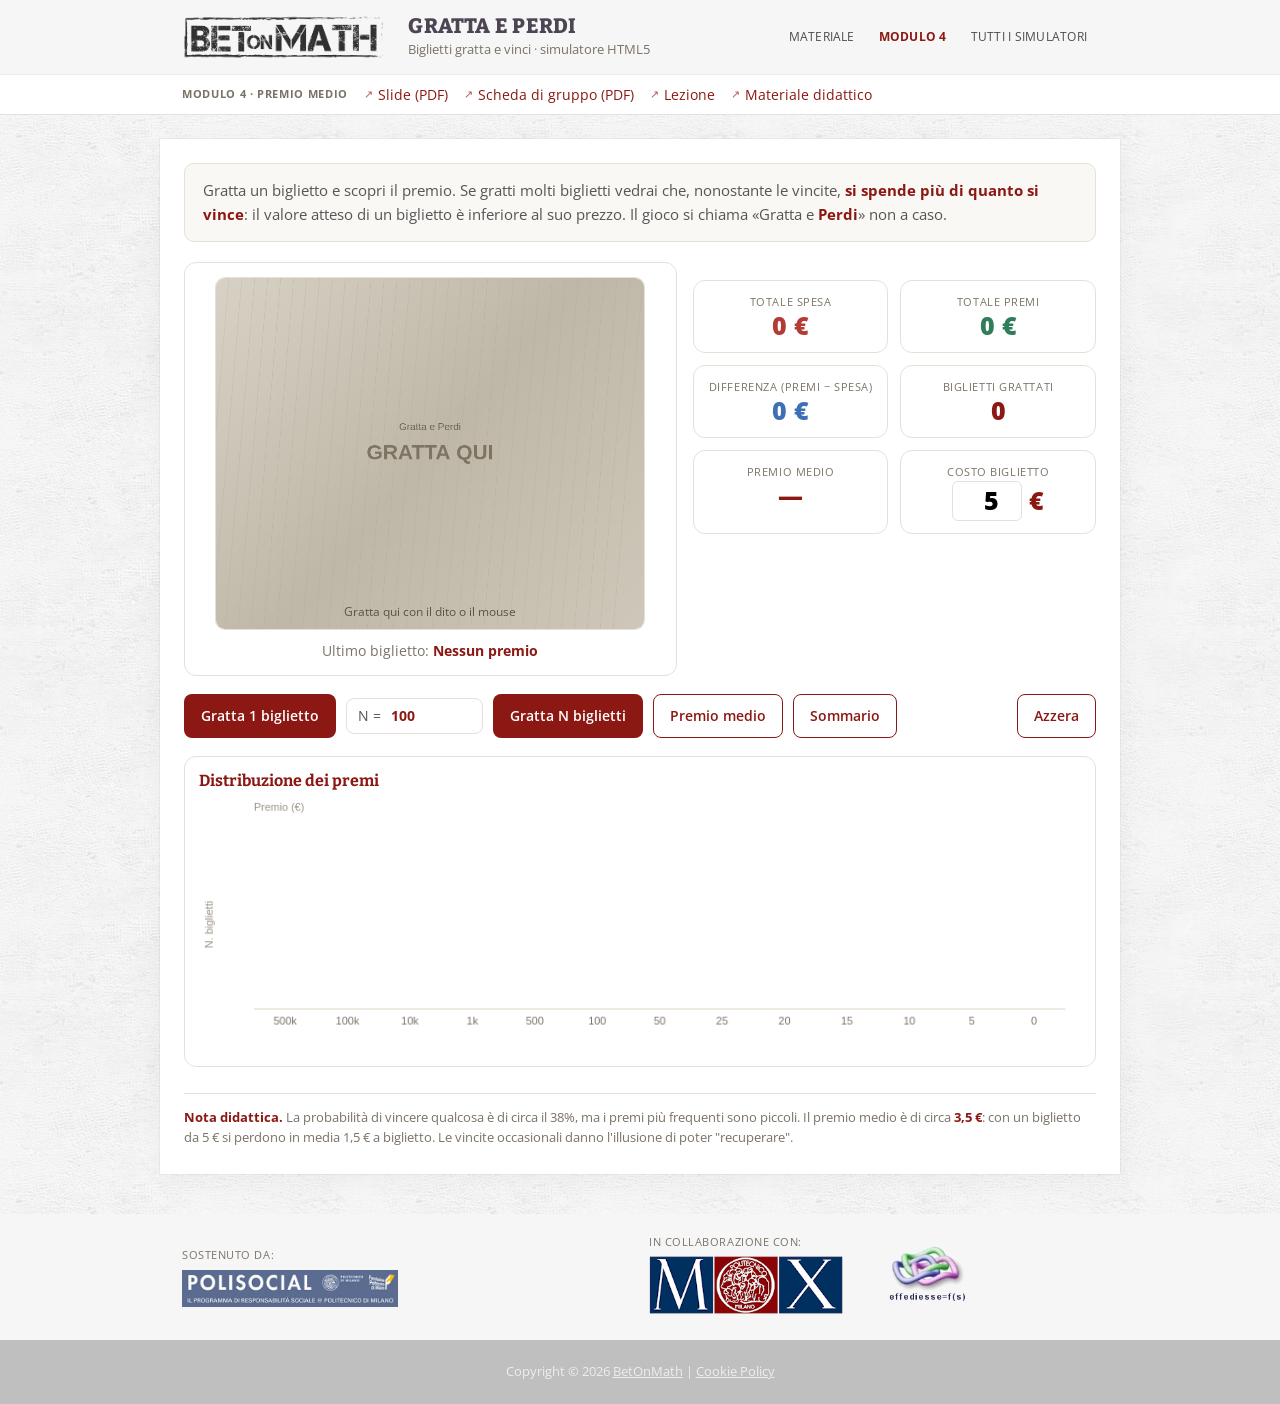
<file: html5/grattaeperdi/index.html>
<!DOCTYPE html>
<html lang="it">
<head>
<meta charset="UTF-8">
<meta name="viewport" content="width=device-width, initial-scale=1">
<title>Gratta e Perdi — BetOnMath</title>
<link rel="stylesheet" href="../style.css">
</head>
<body class="app app-grattaeperdi">

<header class="site-head">
  <div class="inner">
    <a class="brand" href="../index.html"><img class="logo" src="../assets/logo-bw.png" alt="BetOnMath"></a>
    <div class="titleblock">
      <h1>Gratta e Perdi</h1>
      <div class="sub">Biglietti gratta e vinci &middot; simulatore HTML5</div>
    </div>
    <nav class="site-nav">
      <a href="https://betonmath.polimi.it/?p=2972">Materiale</a>
      <a class="active" href="https://betonmath.polimi.it/?cat=11">Modulo 4</a>
      <a href="../index.html">Tutti i simulatori</a>
    </nav>
  </div>
</header>

<div class="lessonbar">
  <div class="inner">
    <span class="label">Modulo 4 &middot; Premio medio</span>
    <a href="https://betonmath.polimi.it/wp-content/uploads/9KcD4g9Hx9/Modulo4.pdf" target="_blank" rel="noopener">Slide (PDF)</a>
    <a href="https://betonmath.polimi.it/wp-content/uploads/9KcD4g9Hx9/scheda_gruppo_2.pdf" target="_blank" rel="noopener">Scheda di gruppo (PDF)</a>
    <a href="https://betonmath.polimi.it/?cat=11">Lezione</a>
    <a href="https://betonmath.polimi.it/?p=2972">Materiale didattico</a>
  </div>
</div>

<main>
  <div class="casing">
    <div class="inner">

      <!-- SCHERMATA PRINCIPALE -->
      <div id="main">
        <div class="intro">
          Gratta un biglietto e scopri il premio. Se gratti molti biglietti vedrai che,
          nonostante le vincite, <b>si spende più di quanto si vince</b>: il valore atteso di
          un biglietto è inferiore al suo prezzo. Il gioco si chiama «Gratta e <b>Perdi</b>» non a caso.
        </div>

        <div class="top">
          <div class="ticket">
            <div class="cardwrap" id="cardwrap">
              <div class="prize"><img id="prizeImg" src="assets/0euro.png" alt="premio"></div>
              <canvas id="scratch" width="860" height="720"></canvas>
              <div class="hint">Gratta qui con il dito o il mouse</div>
            </div>
            <div class="cap">Ultimo biglietto: <b id="lastPrize">—</b></div>
          </div>

          <div>
            <div class="stats">
              <div class="stat spesa"><div class="k">Totale spesa</div><div class="v" id="spesa">0 €</div></div>
              <div class="stat premi"><div class="k">Totale premi</div><div class="v" id="premi">0 €</div></div>
              <div class="stat diff"><div class="k">Differenza (premi − spesa)</div><div class="v" id="diff">0 €</div></div>
              <div class="stat"><div class="k">Biglietti grattati</div><div class="v" id="nbig">0</div></div>
              <div class="stat"><div class="k">Premio medio</div><div class="v" id="pmedio">—</div></div>
              <div class="stat"><div class="k">Costo biglietto</div><div class="v"><input id="cost" type="number" min="0.5" step="0.5" value="5" style="width:70px;border:1px solid var(--line);border-radius:6px;padding:4px 7px;font:inherit;text-align:right"> €</div></div>
            </div>
          </div>
        </div>

        <div class="controls">
          <button class="btn btn-primary" id="btnOne">Gratta 1 biglietto</button>
          <div class="nbox">N = <input id="nval" type="number" min="1" value="100"></div>
          <button class="btn btn-primary" id="btnMany">Gratta N biglietti</button>
          <button class="btn btn-ghost" id="btnPM">Premio medio</button>
          <button class="btn btn-ghost" id="btnSum">Sommario</button>
          <button class="btn btn-ghost reset" id="btnReset">Azzera</button>
        </div>

        <div class="chartcard">
          <h2>Distribuzione dei premi</h2>
          <canvas id="chart" class="chart" width="900" height="260"></canvas>
        </div>

        <p class="note">
          <b>Nota didattica.</b> La probabilità di vincere qualcosa è di circa il 38%,
          ma i premi più frequenti sono piccoli. Il premio medio è di circa <b>3,5 €</b>:
          con un biglietto da 5 € si perdono in media 1,5 € a biglietto. Le vincite
          occasionali danno l'illusione di poter "recuperare".
        </p>
      </div>

      <!-- SOMMARIO -->
      <div id="sommario">
        <div class="panel">
          <h2>Bilancio complessivo</h2>
          <div class="pico">(da quando Gratta&amp;Perdi è installata)</div>
          <div class="big3">
            <div class="b"><div class="k">Totale spesa</div><div class="v" id="s_spesa">0 €</div></div>
            <div class="b"><div class="k">Totale premi</div><div class="v" id="s_premi">0 €</div></div>
            <div class="b"><div class="k">Differenza</div><div class="v" id="s_diff">0 €</div></div>
          </div>
        </div>
        <div class="panel">
          <h2>Frequenza dei premi</h2>
          <div class="pico">Quante volte è uscito ciascun premio</div>
          <div class="table-wrap"><table class="data">
            <thead><tr><th>Premio</th><th style="text-align:right">N. Biglietti</th><th style="text-align:right">Frequenza [%]</th></tr></thead>
            <tbody id="sumTable"></tbody>
          </table></div>
        </div>
        <div class="controls">
          <button class="btn btn-ghost" id="btnBack">← Torna al gioco</button>
          <button class="btn btn-ghost reset" id="btnReset2">Azzera</button>
        </div>
      </div>

    </div>
  </div>
</main>

<div class="bottom">
  <div class="container bottom-grid">
    <div class="botwid">
      <div class="k">Sostenuto da:</div>
      <img src="../assets/polisocial.png" alt="Premiazione Polisocial Award">
    </div>
    <div class="botwid"></div>
    <div class="botwid">
      <div class="k">In collaborazione con:</div>
      <a href="http://mox.polimi.it" target="_blank" rel="noopener"><img src="../assets/logo_mox.png" alt="MOX — Politecnico di Milano"></a>
    </div>
    <div class="botwid">
      <a href="http://fds.mate.polimi.it" target="_blank" rel="noopener"><img src="../assets/logo_fds.gif" alt="FDS"></a>
    </div>
  </div>
</div>
<div class="site-footer">
  <div class="container">
    <div class="fcred">Copyright &copy; 2026 <a href="https://betonmath.polimi.it">BetOnMath</a> | <a href="https://betonmath.polimi.it/?page_id=3420">Cookie Policy</a></div>
  </div>
</div>

<script src="app.js"></script>
</body>
</html>
</file>
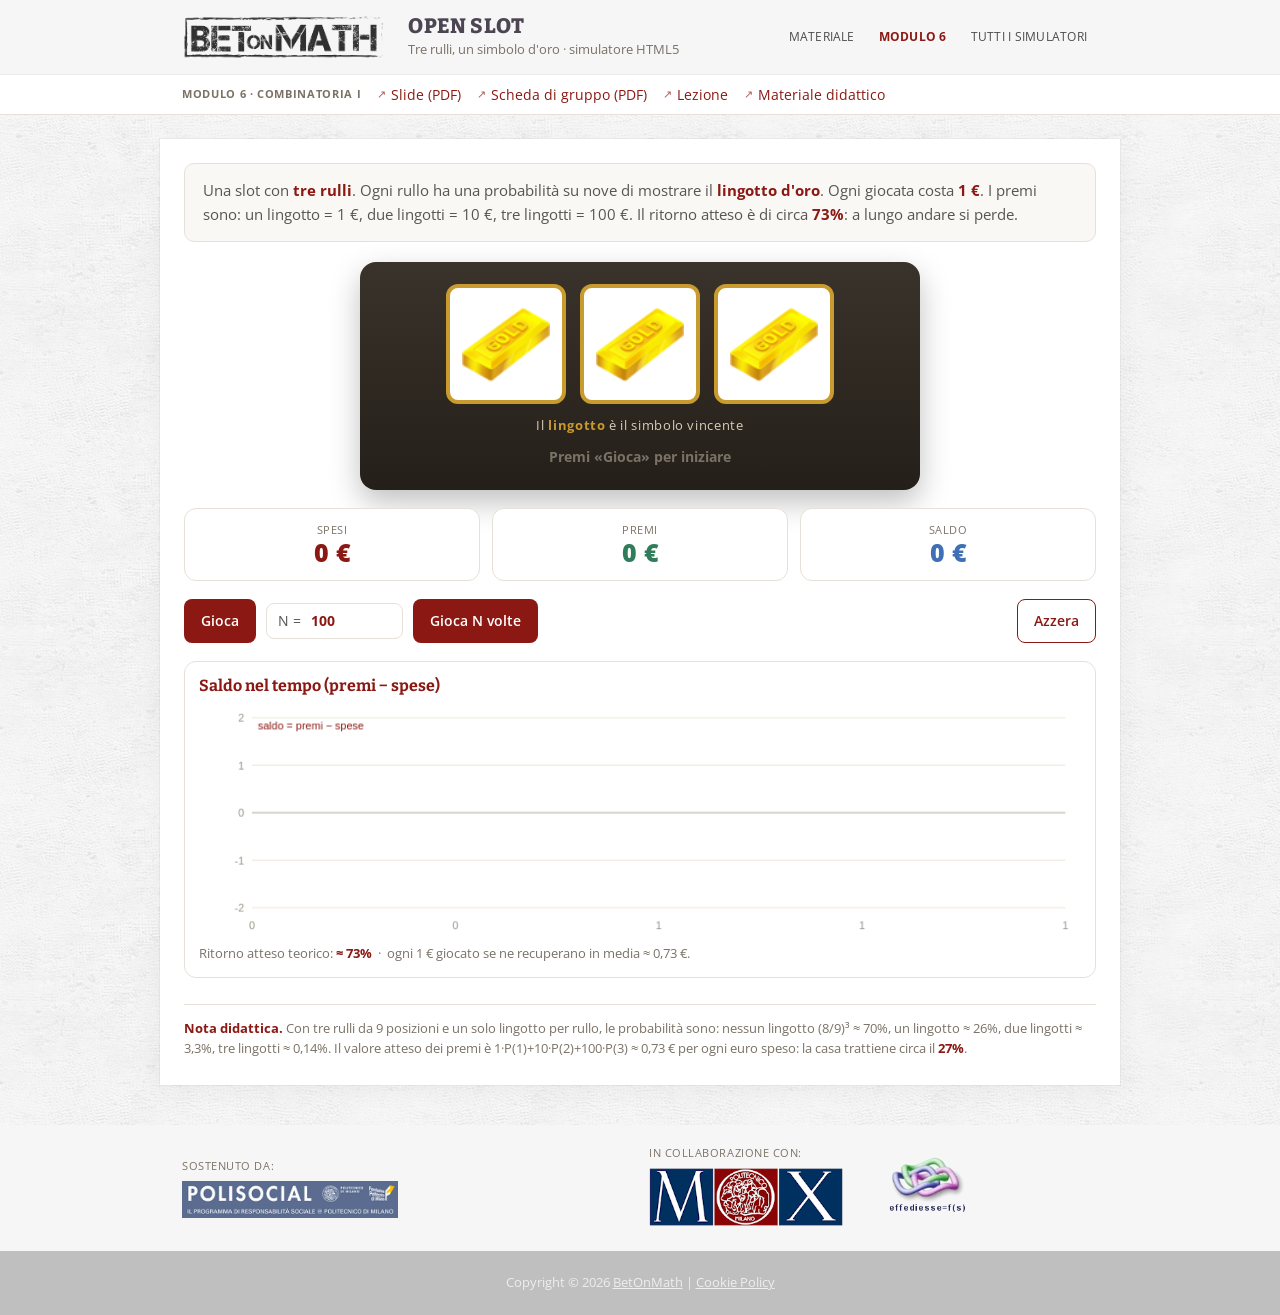
<file: html5/openslot/index.html>
<!DOCTYPE html>
<html lang="it">
<head>
<meta charset="UTF-8">
<meta name="viewport" content="width=device-width, initial-scale=1">
<title>Open Slot — BetOnMath</title>
<link rel="stylesheet" href="../style.css">
</head>
<body class="app app-openslot">

<header class="site-head">
  <div class="inner">
    <a class="brand" href="../index.html"><img class="logo" src="../assets/logo-bw.png" alt="BetOnMath"></a>
    <div class="titleblock">
      <h1>Open Slot</h1>
      <div class="sub">Tre rulli, un simbolo d'oro &middot; simulatore HTML5</div>
    </div>
    <nav class="site-nav">
      <a href="https://betonmath.polimi.it/?p=2972">Materiale</a>
      <a class="active" href="https://betonmath.polimi.it/?cat=12">Modulo 6</a>
      <a href="../index.html">Tutti i simulatori</a>
    </nav>
  </div>
</header>

<div class="lessonbar">
  <div class="inner">
    <span class="label">Modulo 6 &middot; Combinatoria I</span>
    <a href="https://betonmath.polimi.it/wp-content/uploads/9KcD4g9Hx9/Modulo6.pdf" target="_blank" rel="noopener">Slide (PDF)</a>
    <a href="https://betonmath.polimi.it/wp-content/uploads/9KcD4g9Hx9/scheda_gruppo_4.pdf" target="_blank" rel="noopener">Scheda di gruppo (PDF)</a>
    <a href="https://betonmath.polimi.it/?cat=12">Lezione</a>
    <a href="https://betonmath.polimi.it/?p=2972">Materiale didattico</a>
  </div>
</div>

<main>
  <div class="casing">
    <div class="inner">

      <div class="intro">
        Una slot con <b>tre rulli</b>. Ogni rullo ha una probabilità su nove di mostrare il
        <b>lingotto d'oro</b>. Ogni giocata costa <b>1 €</b>. I premi sono: un lingotto = 1 €,
        due lingotti = 10 €, tre lingotti = 100 €. Il ritorno atteso è di circa <b>73%</b>:
        a lungo andare si perde.
      </div>

      <div class="machine">
        <div class="reels">
          <div class="reel" id="reel1"><img src="assets/gold-64.png" alt="rullo 1"></div>
          <div class="reel" id="reel2"><img src="assets/gold-64.png" alt="rullo 2"></div>
          <div class="reel" id="reel3"><img src="assets/gold-64.png" alt="rullo 3"></div>
        </div>
        <div class="reelslabel">Il <b>lingotto</b> è il simbolo vincente</div>
        <div class="msg lose" id="msg">Premi «Gioca» per iniziare</div>
      </div>

      <div class="stats">
        <div class="stat spesi"><div class="k">Spesi</div><div class="v" id="spesi">0 €</div></div>
        <div class="stat premi"><div class="k">Premi</div><div class="v" id="premi">0 €</div></div>
        <div class="stat saldo"><div class="k">Saldo</div><div class="v" id="saldo">0 €</div></div>
      </div>

      <div class="controls">
        <button class="btn btn-primary" id="btnPlay">Gioca</button>
        <div class="nbox">N = <input id="nval" type="number" min="1" value="100"></div>
        <button class="btn btn-primary" id="btnMany">Gioca N volte</button>
        <button class="btn btn-ghost reset" id="btnReset">Azzera</button>
      </div>

      <div class="chartcard">
        <h2>Saldo nel tempo (premi − spese)</h2>
        <canvas id="chart" width="900" height="240"></canvas>
        <div class="rtp">Ritorno atteso teorico: <b id="rtp">≈ 73%</b> &nbsp;·&nbsp; ogni 1 € giocato se ne recuperano in media ≈ 0,73 €.</div>
      </div>

      <p class="note">
        <b>Nota didattica.</b> Con tre rulli da 9 posizioni e un solo lingotto per rullo,
        le probabilità sono: nessun lingotto (8/9)³ ≈ 70%, un lingotto ≈ 26%, due lingotti ≈ 3,3%,
        tre lingotti ≈ 0,14%. Il valore atteso dei premi è 1·P(1)+10·P(2)+100·P(3) ≈ 0,73 €
        per ogni euro speso: la casa trattiene circa il <b>27%</b>.
      </p>

    </div>
  </div>
</main>

<div class="bottom">
  <div class="container bottom-grid">
    <div class="botwid">
      <div class="k">Sostenuto da:</div>
      <img src="../assets/polisocial.png" alt="Premiazione Polisocial Award">
    </div>
    <div class="botwid"></div>
    <div class="botwid">
      <div class="k">In collaborazione con:</div>
      <a href="http://mox.polimi.it" target="_blank" rel="noopener"><img src="../assets/logo_mox.png" alt="MOX — Politecnico di Milano"></a>
    </div>
    <div class="botwid">
      <a href="http://fds.mate.polimi.it" target="_blank" rel="noopener"><img src="../assets/logo_fds.gif" alt="FDS"></a>
    </div>
  </div>
</div>
<div class="site-footer">
  <div class="container">
    <div class="fcred">Copyright &copy; 2026 <a href="https://betonmath.polimi.it">BetOnMath</a> | <a href="https://betonmath.polimi.it/?page_id=3420">Cookie Policy</a></div>
  </div>
</div>

<script src="app.js"></script>
</body>
</html>
</file>
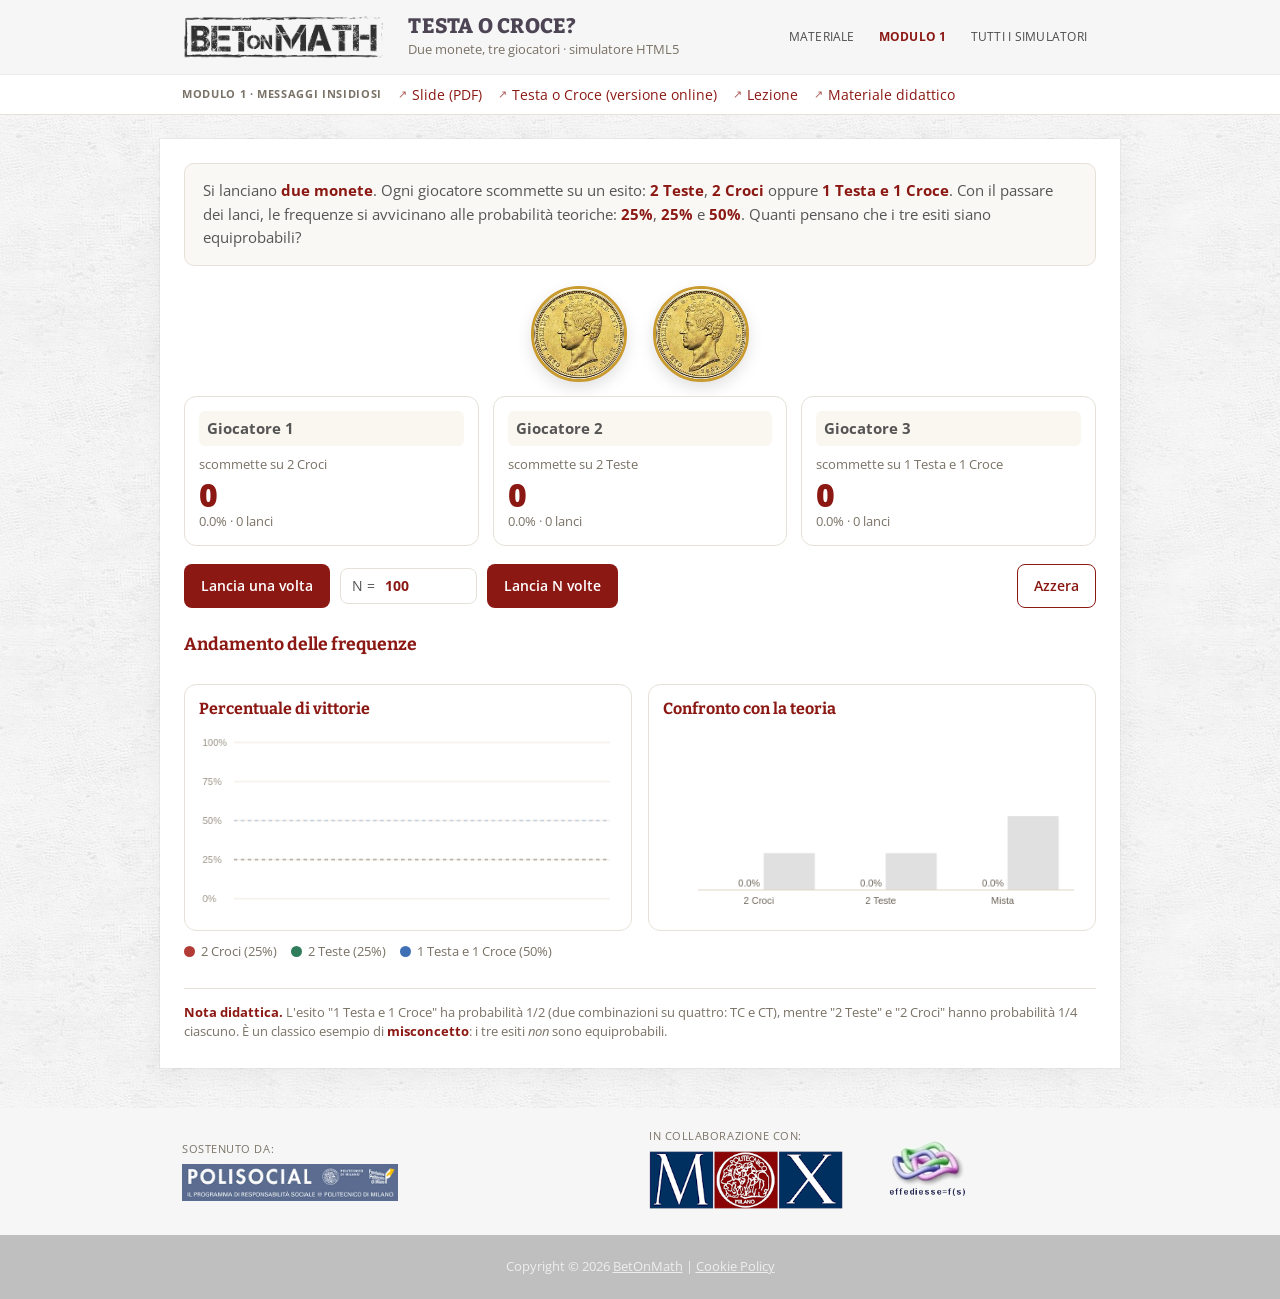
<file: html5/testacroce/index.html>
<!DOCTYPE html>
<html lang="it">
<head>
<meta charset="UTF-8">
<meta name="viewport" content="width=device-width, initial-scale=1">
<title>Testa o Croce? — BetOnMath</title>
<link rel="stylesheet" href="../style.css">
</head>
<body class="app app-testacroce">

<header class="site-head">
  <div class="inner">
    <a class="brand" href="../index.html"><img class="logo" src="../assets/logo-bw.png" alt="BetOnMath"></a>
    <div class="titleblock">
      <h1>Testa o Croce?</h1>
      <div class="sub">Due monete, tre giocatori &middot; simulatore HTML5</div>
    </div>
    <nav class="site-nav">
      <a href="https://betonmath.polimi.it/?p=2972">Materiale</a>
      <a class="active" href="https://betonmath.polimi.it/?cat=8">Modulo 1</a>
      <a href="../index.html">Tutti i simulatori</a>
    </nav>
  </div>
</header>

<div class="lessonbar">
  <div class="inner">
    <span class="label">Modulo 1 &middot; Messaggi insidiosi</span>
    <a href="https://betonmath.polimi.it/wp-content/uploads/9KcD4g9Hx9/Modulo1.pdf" target="_blank" rel="noopener">Slide (PDF)</a>
    <a href="https://betonmath.polimi.it/?page_id=1951" target="_blank" rel="noopener">Testa o Croce (versione online)</a>
    <a href="https://betonmath.polimi.it/?cat=8">Lezione</a>
    <a href="https://betonmath.polimi.it/?p=2972">Materiale didattico</a>
  </div>
</div>

<main>
  <div class="casing">
    <div class="inner">

      <div class="intro">
        Si lanciano <b>due monete</b>. Ogni giocatore scommette su un esito:
        <b>2 Teste</b>, <b>2 Croci</b> oppure <b>1 Testa e 1 Croce</b>.
        Con il passare dei lanci, le frequenze si avvicinano alle probabilità teoriche:
        <b>25%</b>, <b>25%</b> e <b>50%</b>. Quanti pensano che i tre esiti siano equiprobabili?
      </div>

      <div class="coins">
        <div class="coin" id="coin1"><img src="assets/testa.jpg" alt="moneta 1"></div>
        <div class="coin" id="coin2"><img src="assets/testa.jpg" alt="moneta 2"></div>
      </div>

      <div class="players">
        <div class="player" id="p1">
          <span class="badge">vince</span>
          <input class="pname" id="name1" value="Giocatore 1">
          <div class="bet">scommette su 2 Croci</div>
          <div class="count" id="count1">0</div>
          <div class="pct" id="pct1">0% &middot; 0 lanci</div>
        </div>
        <div class="player" id="p2">
          <span class="badge">vince</span>
          <input class="pname" id="name2" value="Giocatore 2">
          <div class="bet">scommette su 2 Teste</div>
          <div class="count" id="count2">0</div>
          <div class="pct" id="pct2">0% &middot; 0 lanci</div>
        </div>
        <div class="player" id="p3">
          <span class="badge">vince</span>
          <input class="pname" id="name3" value="Giocatore 3">
          <div class="bet">scommette su 1 Testa e 1 Croce</div>
          <div class="count" id="count3">0</div>
          <div class="pct" id="pct3">0% &middot; 0 lanci</div>
        </div>
      </div>

      <div class="controls">
        <button class="btn btn-primary" id="btnOne">Lancia una volta</button>
        <div class="nbox">N = <input id="nval" type="number" min="1" value="100"></div>
        <button class="btn btn-primary" id="btnMany">Lancia N volte</button>
        <button class="btn btn-ghost reset" id="btnReset">Azzera</button>
      </div>

      <h2 style="font-size:1.1rem;margin:26px 0 12px;color:var(--red)">Andamento delle frequenze</h2>
      <div class="charts">
        <div class="chartcard">
          <h2>Percentuale di vittorie</h2>
          <canvas id="chartLine" width="480" height="220"></canvas>
        </div>
        <div class="chartcard">
          <h2>Confronto con la teoria</h2>
          <canvas id="chartBar" width="480" height="220"></canvas>
        </div>
      </div>
      <div class="legend">
        <span><i class="dot" style="background:#b23b36"></i>2 Croci (25%)</span>
        <span><i class="dot" style="background:#2f7d5b"></i>2 Teste (25%)</span>
        <span><i class="dot" style="background:#3f6fb5"></i>1 Testa e 1 Croce (50%)</span>
      </div>

      <p class="note">
        <b>Nota didattica.</b> L'esito "1 Testa e 1 Croce" ha probabilità 1/2
        (due combinazioni su quattro: TC e CT), mentre "2 Teste" e "2 Croci" hanno
        probabilità 1/4 ciascuno. È un classico esempio di <b>misconcetto</b>: i tre
        esiti <i>non</i> sono equiprobabili.
      </p>

    </div>
  </div>
</main>

<div class="bottom">
  <div class="container bottom-grid">
    <div class="botwid">
      <div class="k">Sostenuto da:</div>
      <img src="../assets/polisocial.png" alt="Premiazione Polisocial Award">
    </div>
    <div class="botwid"></div>
    <div class="botwid">
      <div class="k">In collaborazione con:</div>
      <a href="http://mox.polimi.it" target="_blank" rel="noopener"><img src="../assets/logo_mox.png" alt="MOX — Politecnico di Milano"></a>
    </div>
    <div class="botwid">
      <a href="http://fds.mate.polimi.it" target="_blank" rel="noopener"><img src="../assets/logo_fds.gif" alt="FDS"></a>
    </div>
  </div>
</div>
<div class="site-footer">
  <div class="container">
    <div class="fcred">Copyright &copy; 2026 <a href="https://betonmath.polimi.it">BetOnMath</a> | <a href="https://betonmath.polimi.it/?page_id=3420">Cookie Policy</a></div>
  </div>
</div>

<script src="app.js"></script>
</body>
</html>
</file>
<file: docs/style.css>
/* =====================================================================
   BetOnMath — fogli di stile centralizzati (versione HTML5)
   Allineati al tema originale del sito (Yasmin):
   - font Open Sans (testo) e Bitter (titoli)
   - link in rosso scuro #8b1813, sottolineati
   - intestazione #f6f6f6, conteiner 960px, footer #bfbfbf
   Tutte le pagine (index + 5 simulatori) caricano SOLO questo file.
   ===================================================================== */

@import url('https://fonts.googleapis.com/css?family=Open+Sans:300,400,700,800|Bitter:400,700&display=swap');

/* ---------- 1. Design tokens ---------- */
:root{
  --red:#8b1813;
  --red-dark:#6d120e;
  --red-light:#fbeceb;
  --ink:#555;
  --heading:#4e4554;
  --muted:#7a7266;
  --page-bg:#f0efec;
  --head-bg:#f6f6f6;
  --casing:#ffffff;
  --footer-bg:#bfbfbf;
  --footer-text:#eee;
  --line:#e6e1d8;
  --line-strong:#d8d0c2;
  --gold:#c99a2e;
  --blue:#3f6fb5;
  --green:#2f7d5b;
  --font:'Open Sans',Arial,'Century gothic',sans-serif;
  --display:'Bitter',Helvetica,Arial,sans-serif;
  --container:960px;
}

/* ---------- 2. Reset ---------- */
*,*::before,*::after{box-sizing:border-box}
html,body{margin:0;padding:0}
h1,h2,h3,h4,h5,h6,p,ul,ol,figure,blockquote{margin:0}
img{border:0;max-width:100%}
button,input,select,textarea{font:inherit}
table{border-collapse:collapse}

/* ---------- 3. Base ---------- */
body{
  font-family:var(--font);
  font-size:14px;
  line-height:1.55;
  color:var(--ink);
  background:var(--page-bg) url('assets/body.png') repeat;
  -webkit-font-smoothing:antialiased;
}
a{color:var(--red);text-decoration:underline}
a:hover{color:#c44c62}
h1,h2,h3,h4{font-family:var(--display);font-weight:700;color:var(--heading);line-height:1.25}
h1{font-weight:800}
strong,b{font-weight:700}
small{font-size:.8em}

/* ---------- 4. Layout ---------- */
.container{width:100%;max-width:var(--container);margin:0 auto;padding:0 22px}

/* Header del sito */
.site-head{background:var(--head-bg);border-bottom:1px solid #ececec}
.site-head .inner{
  max-width:var(--container);margin:0 auto;padding:14px 22px;
  display:flex;align-items:center;gap:22px;flex-wrap:wrap;
}
.site-head .brand{display:flex;align-items:center;text-decoration:none}
.site-head .logo{height:46px;width:auto;display:block}
.site-head .titleblock{display:flex;flex-direction:column}
.site-head .titleblock h1{
  font-size:1.3rem;margin:0;color:var(--heading);
  text-transform:uppercase;letter-spacing:.01em;
}
.site-head .titleblock .sub{font-size:.8rem;color:var(--muted)}
.site-nav{margin-left:auto;display:flex;gap:2px;flex-wrap:wrap;align-items:center}
.site-nav a{
  font-family:var(--font);font-size:12px;text-transform:uppercase;letter-spacing:.02em;
  color:#4b4b4b;text-decoration:none;padding:8px 11px;border-radius:4px;
}
.site-nav a:hover{color:var(--red);background:#fff}
.site-nav a.active{color:var(--red);font-weight:700}

/* Barra "lezione" (moduli + schede) */
.lessonbar{background:#fff;border-bottom:1px solid var(--line);font-size:.85rem}
.lessonbar .inner{
  max-width:var(--container);margin:0 auto;padding:9px 22px;
  display:flex;gap:16px;flex-wrap:wrap;align-items:center;
}
.lessonbar .label{
  color:var(--muted);text-transform:uppercase;font-size:.68rem;
  letter-spacing:.06em;font-weight:700;
}
.lessonbar a{color:var(--red);text-decoration:none;display:inline-flex;align-items:center;gap:5px}
.lessonbar a:hover{text-decoration:underline}
.lessonbar a::before{content:"↗";font-size:.8em;opacity:.7}
.lessonbar a.back::before{content:"←"}

/* Corpo bianco (casing) */
main{padding:24px 0 40px}
.casing{max-width:var(--container);margin:0 auto;background:var(--casing);padding:0 0 26px;
        box-shadow:0 0 0 1px rgba(0,0,0,.04),0 6px 24px rgba(0,0,0,.04)}
.casing > .inner{padding:24px 24px 0}

/* Footer originale (MOX / Polisocial / FDS) */
.bottom{background:var(--head-bg);padding:20px 0;margin-top:0}
.bottom-grid{display:grid;grid-template-columns:repeat(4,1fr);gap:18px;align-items:center}
.botwid{min-width:0}
.botwid .k{
  font-size:.68rem;color:var(--muted);text-transform:uppercase;
  letter-spacing:.05em;margin-bottom:6px;
}
.botwid img{max-height:58px;width:auto;display:block}
.botwid a{display:inline-block}
.site-footer{background:var(--footer-bg);padding:22px 0;text-align:center}
.site-footer .fcred,.site-footer .fcred a{color:var(--footer-text);font-size:.8rem}
.site-footer .fcred a{text-decoration:underline}
.site-footer .credit{display:inline-block;margin-top:6px;font-size:.74rem;opacity:.92}

/* ---------- 5. Componenti comuni ---------- */
.intro{
  background:#faf8f4;border:1px solid var(--line);border-radius:10px;
  padding:15px 18px;margin-bottom:20px;font-size:.95rem;
}
.intro b,.intro strong{color:var(--red)}

.card{background:var(--casing);border:1px solid var(--line);border-radius:12px;padding:16px}

.stats{display:grid;gap:12px;margin:18px 0}
.stat{background:var(--casing);border:1px solid var(--line);border-radius:12px;padding:12px 14px;text-align:center}
.stat .k{font-size:.7rem;color:var(--muted);text-transform:uppercase;letter-spacing:.05em}
.stat .v{font-size:1.55rem;font-weight:800;color:var(--red);line-height:1.2}
.stat small{color:var(--muted);font-size:.72rem}
.stat.spesa .v{color:#b23b36}
.stat.premi .v{color:var(--green)}
.stat.diff .v,.stat.saldo .v{color:var(--blue)}
.stat.green .v{color:var(--green)}
.stat.blue .v{color:var(--blue)}

.controls{display:flex;flex-wrap:wrap;gap:10px;align-items:center;margin:18px 0}
.btn{
  font:inherit;cursor:pointer;border-radius:8px;padding:10px 16px;
  border:1px solid transparent;font-weight:600;text-decoration:none;display:inline-block;
}
.btn-primary{background:var(--red);color:#fff}
.btn-primary:hover{background:var(--red-dark);color:#fff}
.btn-ghost{background:#fff;color:var(--red);border-color:var(--red)}
.btn-ghost:hover{background:var(--red-light)}
.btn-toggle{background:#fff;color:var(--muted);border-color:var(--line)}
.btn-toggle:hover{color:var(--red)}
.btn-toggle.active{background:var(--red);color:#fff;border-color:var(--red)}
.reset{margin-left:auto}

.nbox{
  display:flex;align-items:center;gap:8px;background:#fff;
  border:1px solid var(--line);border-radius:8px;padding:5px 11px;
}
.nbox input{width:82px;border:none;font:inherit;font-weight:700;color:var(--red);outline:none;background:transparent}

.chartcard{background:var(--casing);border:1px solid var(--line);border-radius:12px;padding:14px;margin-top:16px}
.chartcard h2{font-size:1rem;margin:0 0 6px;color:var(--red)}
.chartcard .hint{font-size:.8rem;color:var(--muted);margin:0 0 8px}
canvas{width:100%;height:auto;display:block}

.note{font-size:.8rem;color:var(--muted);margin-top:26px;border-top:1px solid var(--line);padding-top:14px}
.note b,.note strong{color:var(--red)}

.pill{font-size:.72rem;padding:2px 9px;border-radius:20px;background:#f1ece2;color:var(--muted)}
.msg{text-align:center;font-weight:700;margin-top:10px;min-height:1.4em}
.msg.win{color:var(--green)}
.msg.lose{color:var(--muted)}

.legend{display:flex;flex-wrap:wrap;gap:14px;margin-top:10px;font-size:.82rem;color:var(--muted)}
.legend span{display:inline-flex;align-items:center;gap:6px}
.dot{width:11px;height:11px;border-radius:50%;display:inline-block}

/* Tabelle */
.table-wrap{overflow-x:auto;-webkit-overflow-scrolling:touch;margin-top:8px}
.table-wrap table.data{margin-top:0}
table.data{width:100%;border-collapse:collapse;margin-top:8px;font-size:.9rem}
table.data th,table.data td{padding:8px;border-bottom:1px solid var(--line);text-align:left}
table.data th{font-size:.7rem;text-transform:uppercase;letter-spacing:.04em;color:var(--muted);font-weight:600}
table.data td.num{text-align:right;font-variant-numeric:tabular-nums}
table.data td input{width:76px;padding:5px 7px;border:1px solid var(--line);border-radius:6px;font:inherit;text-align:right}
table.data tfoot td{font-weight:700;border-top:2px solid var(--line);border-bottom:none;color:var(--red)}
table.data td.pz{font-weight:700;color:var(--red)}

/* ---------- 6. App: Testa o Croce ---------- */
.coins{display:flex;gap:26px;justify-content:center;align-items:center;margin:18px 0 6px}
.coin{
  width:96px;height:96px;border-radius:50%;background:#fff;border:3px solid var(--gold);
  box-shadow:0 6px 16px rgba(0,0,0,.12);overflow:hidden;display:flex;align-items:center;justify-content:center;
  transition:transform .18s;
}
.coin img{width:100%;height:100%;object-fit:cover}
.coin.flipping{animation:spin .5s ease-in-out}
@keyframes spin{0%{transform:rotateY(0)}50%{transform:rotateY(360deg) scale(1.08)}100%{transform:rotateY(720deg)}}
.coinwrap{display:flex;justify-content:center;margin:16px 0 8px}

.players{display:grid;grid-template-columns:repeat(3,1fr);gap:14px;margin-top:14px}
.player{background:var(--casing);border:1px solid var(--line);border-radius:12px;padding:14px;position:relative;
        transition:box-shadow .2s,border-color .2s}
.player.win{border-color:var(--gold);box-shadow:0 0 0 3px rgba(201,154,46,.18)}
.player .pname{width:100%;border:none;background:#faf7f1;border-radius:6px;padding:6px 8px;
               font-weight:700;color:var(--ink);font-size:.95rem}
.player .bet{font-size:.82rem;color:var(--muted);margin:8px 0 4px}
.player .count{font-size:2rem;font-weight:800;color:var(--red);line-height:1}
.player .pct{font-size:.82rem;color:var(--muted)}
.player .badge{position:absolute;top:10px;right:12px;font-size:.7rem;background:var(--gold);
               color:#fff;border-radius:20px;padding:2px 8px;opacity:0;transition:opacity .2s}
.player.win .badge{opacity:1}

/* ---------- 7. App: Legge dei Grandi Numeri ---------- */
.app-grandinumeri .stats{grid-template-columns:repeat(5,1fr)}
@media(max-width:760px){.app-grandinumeri .stats{grid-template-columns:repeat(2,1fr)}}

/* ---------- 8. App: Gioco Equo ---------- */
.top{display:grid;grid-template-columns:1.1fr .9fr;gap:16px;align-items:start}
@media(max-width:800px){.top{grid-template-columns:1fr}}

.dicebox{background:var(--casing);border:1px solid var(--line);border-radius:12px;padding:16px;text-align:center}
.dice{display:flex;gap:18px;justify-content:center;margin:6px 0 12px}
.die{width:84px;height:84px;border-radius:12px;background:#fff;border:2px solid var(--gold);
     box-shadow:0 6px 14px rgba(0,0,0,.12);overflow:hidden;display:flex;align-items:center;justify-content:center}
.die img{width:100%;height:100%;object-fit:contain}
.die.rolling{animation:roll .45s ease-in-out}
@keyframes roll{0%{transform:rotate(0) scale(1)}50%{transform:rotate(180deg) scale(1.07)}100%{transform:rotate(360deg) scale(1)}}
.sumline{font-size:.9rem;color:var(--muted)}
.sumline b{color:var(--red);font-size:1.2rem}

.cards{display:grid;grid-template-columns:repeat(2,1fr);gap:12px}
.cc{background:var(--casing);border:1px solid var(--line);border-radius:12px;padding:12px 14px}
.cc .k{font-size:.7rem;text-transform:uppercase;letter-spacing:.05em;color:var(--muted)}
.cc .v{font-size:1.4rem;font-weight:800;color:var(--red);line-height:1.2}
.cc .v.ok{color:var(--green)}
.cc .v.bad{color:#b23b36}

/* ---------- 9. App: Gratta e Perdi ---------- */
.ticket{background:var(--casing);border:1px solid var(--line);border-radius:12px;padding:14px;text-align:center}
.cardwrap{
  position:relative;width:100%;max-width:430px;margin:0 auto;aspect-ratio:280/230;
  border-radius:10px;overflow:hidden;background:#fff;border:1px solid var(--line);
  user-select:none;touch-action:none;
}
.cardwrap .prize{position:absolute;inset:0;display:flex;align-items:center;justify-content:center}
.cardwrap .prize img{width:100%;height:100%;object-fit:contain}
.cardwrap canvas{position:absolute;inset:0;width:100%;height:100%;cursor:crosshair;transition:opacity .4s}
.cardwrap.revealed canvas{opacity:0;pointer-events:none}
.cardwrap .hint{position:absolute;bottom:8px;left:0;right:0;text-align:center;font-size:.78rem;
                color:#5a5348;pointer-events:none}
.cardwrap.revealed .hint{display:none}
.ticket .cap{margin-top:10px;font-size:.85rem;color:var(--muted)}
.ticket .cap b{color:var(--red)}
.app-grattaeperdi .stats{grid-template-columns:repeat(2,1fr)}

/* Sommario */
#sommario{display:none}
#sommario.show{display:block}
#main.hidden{display:none}
.panel{background:var(--casing);border:1px solid var(--line);border-radius:12px;padding:18px;margin-bottom:16px}
.panel h2{font-size:1.1rem;margin:0 0 4px;color:var(--red)}
.panel .pico{font-size:.82rem;color:var(--muted);margin-bottom:14px}
.big3{display:grid;grid-template-columns:repeat(3,1fr);gap:12px;margin-bottom:8px}
.big3 .b{background:#faf7f1;border-radius:10px;padding:12px;text-align:center}
.big3 .b .k{font-size:.7rem;color:var(--muted);text-transform:uppercase;letter-spacing:.05em}
.big3 .b .v{font-size:1.3rem;font-weight:800;color:var(--red)}

/* ---------- 10. App: Open Slot ---------- */
.machine{
  background:linear-gradient(180deg,#3a332b,#241f19);border-radius:16px;padding:22px;
  box-shadow:0 12px 30px rgba(0,0,0,.25);max-width:560px;margin:0 auto;
}
.reels{display:flex;gap:14px;justify-content:center}
.reel{width:120px;height:120px;background:#fff;border-radius:12px;border:4px solid var(--gold);
      display:flex;align-items:center;justify-content:center;overflow:hidden;position:relative}
.reel img{width:78%;height:78%;object-fit:contain}
.reel.win{box-shadow:0 0 0 4px rgba(201,154,46,.45),0 0 24px rgba(201,154,46,.7)}
.reel.spinning img{animation:blur .12s linear infinite}
@keyframes blur{0%{opacity:.35;transform:translateY(-6px)}50%{opacity:1;transform:translateY(6px)}100%{opacity:.35;transform:translateY(-6px)}}
.reelslabel{text-align:center;color:#d9cdb8;font-size:.8rem;margin-top:12px;letter-spacing:.05em}
.reelslabel b{color:var(--gold)}
.app-openslot .stats{grid-template-columns:repeat(3,1fr)}
.rtp{font-size:.82rem;color:var(--muted);margin-top:6px}
.rtp b{color:var(--red)}

/* ---------- 11. Pagina indice ---------- */
.app-grid{display:grid;grid-template-columns:repeat(auto-fill,minmax(290px,1fr));gap:20px}
.app-card{background:var(--casing);border:1px solid var(--line);border-radius:14px;overflow:hidden;
          display:flex;flex-direction:column;transition:transform .15s,box-shadow .15s}
.app-card:hover{transform:translateY(-3px);box-shadow:0 12px 26px rgba(0,0,0,.10)}
.app-card .thumb{aspect-ratio:16/10;background:#eee;overflow:hidden;border-bottom:1px solid var(--line)}
.app-card .thumb img{width:100%;height:100%;object-fit:cover;object-position:top}
.app-card .body{padding:16px 18px 18px;display:flex;flex-direction:column;gap:8px;flex:1}
.app-card h2{font-size:1.05rem;margin:0;color:var(--red)}
.app-card p{margin:0;font-size:.88rem;color:var(--muted);flex:1}
.app-card .tag{font-size:.7rem;color:var(--muted);background:#f1ece2;border-radius:20px;padding:3px 10px;align-self:flex-start;
               text-transform:uppercase;letter-spacing:.03em}
.app-card .links{display:flex;gap:14px;flex-wrap:wrap;font-size:.8rem;margin-top:6px}
.app-card .links a{color:var(--red);text-decoration:none}
.app-card .links a:hover{text-decoration:underline}
.app-card .links a:first-child{font-weight:700}

/* ---------- 12. Responsive ---------- */
@media(max-width:900px){
  .top{grid-template-columns:1fr}
  .cards{grid-template-columns:repeat(2,1fr)}
}
@media(max-width:760px){
  .players{grid-template-columns:1fr}
  .charts{grid-template-columns:1fr}
  .bottom-grid{grid-template-columns:repeat(2,1fr)}
  .site-nav{margin-left:0;width:100%}
}
@media(max-width:520px){
  .stats{grid-template-columns:repeat(2,1fr)}
  .cards,.big3{grid-template-columns:1fr}
  .reels{gap:8px}
  .reel{width:30%;height:auto;aspect-ratio:1}
  .bottom-grid{grid-template-columns:1fr}
}

/* Griglia grafici affiancati (testacroce) */
.charts{display:grid;grid-template-columns:1fr 1fr;gap:16px;margin-top:8px}
</file>
<file: html5/style.css>
/* =====================================================================
   BetOnMath — fogli di stile centralizzati (versione HTML5)
   Allineati al tema originale del sito (Yasmin):
   - font Open Sans (testo) e Bitter (titoli)
   - link in rosso scuro #8b1813, sottolineati
   - intestazione #f6f6f6, conteiner 960px, footer #bfbfbf
   Tutte le pagine (index + 5 simulatori) caricano SOLO questo file.
   ===================================================================== */

@import url('https://fonts.googleapis.com/css?family=Open+Sans:300,400,700,800|Bitter:400,700&display=swap');

/* ---------- 1. Design tokens ---------- */
:root{
  --red:#8b1813;
  --red-dark:#6d120e;
  --red-light:#fbeceb;
  --ink:#555;
  --heading:#4e4554;
  --muted:#7a7266;
  --page-bg:#f0efec;
  --head-bg:#f6f6f6;
  --casing:#ffffff;
  --footer-bg:#bfbfbf;
  --footer-text:#eee;
  --line:#e6e1d8;
  --line-strong:#d8d0c2;
  --gold:#c99a2e;
  --blue:#3f6fb5;
  --green:#2f7d5b;
  --font:'Open Sans',Arial,'Century gothic',sans-serif;
  --display:'Bitter',Helvetica,Arial,sans-serif;
  --container:960px;
}

/* ---------- 2. Reset ---------- */
*,*::before,*::after{box-sizing:border-box}
html,body{margin:0;padding:0}
h1,h2,h3,h4,h5,h6,p,ul,ol,figure,blockquote{margin:0}
img{border:0;max-width:100%}
button,input,select,textarea{font:inherit}
table{border-collapse:collapse}

/* ---------- 3. Base ---------- */
body{
  font-family:var(--font);
  font-size:14px;
  line-height:1.55;
  color:var(--ink);
  background:var(--page-bg) url('assets/body.png') repeat;
  -webkit-font-smoothing:antialiased;
}
a{color:var(--red);text-decoration:underline}
a:hover{color:#c44c62}
h1,h2,h3,h4{font-family:var(--display);font-weight:700;color:var(--heading);line-height:1.25}
h1{font-weight:800}
strong,b{font-weight:700}
small{font-size:.8em}

/* ---------- 4. Layout ---------- */
.container{width:100%;max-width:var(--container);margin:0 auto;padding:0 22px}

/* Header del sito */
.site-head{background:var(--head-bg);border-bottom:1px solid #ececec}
.site-head .inner{
  max-width:var(--container);margin:0 auto;padding:14px 22px;
  display:flex;align-items:center;gap:22px;flex-wrap:wrap;
}
.site-head .brand{display:flex;align-items:center;text-decoration:none}
.site-head .logo{height:46px;width:auto;display:block}
.site-head .titleblock{display:flex;flex-direction:column}
.site-head .titleblock h1{
  font-size:1.3rem;margin:0;color:var(--heading);
  text-transform:uppercase;letter-spacing:.01em;
}
.site-head .titleblock .sub{font-size:.8rem;color:var(--muted)}
.site-nav{margin-left:auto;display:flex;gap:2px;flex-wrap:wrap;align-items:center}
.site-nav a{
  font-family:var(--font);font-size:12px;text-transform:uppercase;letter-spacing:.02em;
  color:#4b4b4b;text-decoration:none;padding:8px 11px;border-radius:4px;
}
.site-nav a:hover{color:var(--red);background:#fff}
.site-nav a.active{color:var(--red);font-weight:700}

/* Barra "lezione" (moduli + schede) */
.lessonbar{background:#fff;border-bottom:1px solid var(--line);font-size:.85rem}
.lessonbar .inner{
  max-width:var(--container);margin:0 auto;padding:9px 22px;
  display:flex;gap:16px;flex-wrap:wrap;align-items:center;
}
.lessonbar .label{
  color:var(--muted);text-transform:uppercase;font-size:.68rem;
  letter-spacing:.06em;font-weight:700;
}
.lessonbar a{color:var(--red);text-decoration:none;display:inline-flex;align-items:center;gap:5px}
.lessonbar a:hover{text-decoration:underline}
.lessonbar a::before{content:"↗";font-size:.8em;opacity:.7}
.lessonbar a.back::before{content:"←"}

/* Corpo bianco (casing) */
main{padding:24px 0 40px}
.casing{max-width:var(--container);margin:0 auto;background:var(--casing);padding:0 0 26px;
        box-shadow:0 0 0 1px rgba(0,0,0,.04),0 6px 24px rgba(0,0,0,.04)}
.casing > .inner{padding:24px 24px 0}

/* Footer originale (MOX / Polisocial / FDS) */
.bottom{background:var(--head-bg);padding:20px 0;margin-top:0}
.bottom-grid{display:grid;grid-template-columns:repeat(4,1fr);gap:18px;align-items:center}
.botwid{min-width:0}
.botwid .k{
  font-size:.68rem;color:var(--muted);text-transform:uppercase;
  letter-spacing:.05em;margin-bottom:6px;
}
.botwid img{max-height:58px;width:auto;display:block}
.botwid a{display:inline-block}
.site-footer{background:var(--footer-bg);padding:22px 0;text-align:center}
.site-footer .fcred,.site-footer .fcred a{color:var(--footer-text);font-size:.8rem}
.site-footer .fcred a{text-decoration:underline}

/* ---------- 5. Componenti comuni ---------- */
.intro{
  background:#faf8f4;border:1px solid var(--line);border-radius:10px;
  padding:15px 18px;margin-bottom:20px;font-size:.95rem;
}
.intro b,.intro strong{color:var(--red)}

.card{background:var(--casing);border:1px solid var(--line);border-radius:12px;padding:16px}

.stats{display:grid;gap:12px;margin:18px 0}
.stat{background:var(--casing);border:1px solid var(--line);border-radius:12px;padding:12px 14px;text-align:center}
.stat .k{font-size:.7rem;color:var(--muted);text-transform:uppercase;letter-spacing:.05em}
.stat .v{font-size:1.55rem;font-weight:800;color:var(--red);line-height:1.2}
.stat small{color:var(--muted);font-size:.72rem}
.stat.spesa .v{color:#b23b36}
.stat.premi .v{color:var(--green)}
.stat.diff .v,.stat.saldo .v{color:var(--blue)}
.stat.green .v{color:var(--green)}
.stat.blue .v{color:var(--blue)}

.controls{display:flex;flex-wrap:wrap;gap:10px;align-items:center;margin:18px 0}
.btn{
  font:inherit;cursor:pointer;border-radius:8px;padding:10px 16px;
  border:1px solid transparent;font-weight:600;text-decoration:none;display:inline-block;
}
.btn-primary{background:var(--red);color:#fff}
.btn-primary:hover{background:var(--red-dark);color:#fff}
.btn-ghost{background:#fff;color:var(--red);border-color:var(--red)}
.btn-ghost:hover{background:var(--red-light)}
.btn-toggle{background:#fff;color:var(--muted);border-color:var(--line)}
.btn-toggle:hover{color:var(--red)}
.btn-toggle.active{background:var(--red);color:#fff;border-color:var(--red)}
.reset{margin-left:auto}

.nbox{
  display:flex;align-items:center;gap:8px;background:#fff;
  border:1px solid var(--line);border-radius:8px;padding:5px 11px;
}
.nbox input{width:82px;border:none;font:inherit;font-weight:700;color:var(--red);outline:none;background:transparent}

.chartcard{background:var(--casing);border:1px solid var(--line);border-radius:12px;padding:14px;margin-top:16px}
.chartcard h2{font-size:1rem;margin:0 0 6px;color:var(--red)}
.chartcard .hint{font-size:.8rem;color:var(--muted);margin:0 0 8px}
canvas{width:100%;height:auto;display:block}

.note{font-size:.8rem;color:var(--muted);margin-top:26px;border-top:1px solid var(--line);padding-top:14px}
.note b,.note strong{color:var(--red)}

.pill{font-size:.72rem;padding:2px 9px;border-radius:20px;background:#f1ece2;color:var(--muted)}
.msg{text-align:center;font-weight:700;margin-top:10px;min-height:1.4em}
.msg.win{color:var(--green)}
.msg.lose{color:var(--muted)}

.legend{display:flex;flex-wrap:wrap;gap:14px;margin-top:10px;font-size:.82rem;color:var(--muted)}
.legend span{display:inline-flex;align-items:center;gap:6px}
.dot{width:11px;height:11px;border-radius:50%;display:inline-block}

/* Tabelle */
.table-wrap{overflow-x:auto;-webkit-overflow-scrolling:touch;margin-top:8px}
.table-wrap table.data{margin-top:0}
table.data{width:100%;border-collapse:collapse;margin-top:8px;font-size:.9rem}
table.data th,table.data td{padding:8px;border-bottom:1px solid var(--line);text-align:left}
table.data th{font-size:.7rem;text-transform:uppercase;letter-spacing:.04em;color:var(--muted);font-weight:600}
table.data td.num{text-align:right;font-variant-numeric:tabular-nums}
table.data td input{width:76px;padding:5px 7px;border:1px solid var(--line);border-radius:6px;font:inherit;text-align:right}
table.data tfoot td{font-weight:700;border-top:2px solid var(--line);border-bottom:none;color:var(--red)}
table.data td.pz{font-weight:700;color:var(--red)}

/* ---------- 6. App: Testa o Croce ---------- */
.coins{display:flex;gap:26px;justify-content:center;align-items:center;margin:18px 0 6px}
.coin{
  width:96px;height:96px;border-radius:50%;background:#fff;border:3px solid var(--gold);
  box-shadow:0 6px 16px rgba(0,0,0,.12);overflow:hidden;display:flex;align-items:center;justify-content:center;
  transition:transform .18s;
}
.coin img{width:100%;height:100%;object-fit:cover}
.coin.flipping{animation:spin .5s ease-in-out}
@keyframes spin{0%{transform:rotateY(0)}50%{transform:rotateY(360deg) scale(1.08)}100%{transform:rotateY(720deg)}}
.coinwrap{display:flex;justify-content:center;margin:16px 0 8px}

.players{display:grid;grid-template-columns:repeat(3,1fr);gap:14px;margin-top:14px}
.player{background:var(--casing);border:1px solid var(--line);border-radius:12px;padding:14px;position:relative;
        transition:box-shadow .2s,border-color .2s}
.player.win{border-color:var(--gold);box-shadow:0 0 0 3px rgba(201,154,46,.18)}
.player .pname{width:100%;border:none;background:#faf7f1;border-radius:6px;padding:6px 8px;
               font-weight:700;color:var(--ink);font-size:.95rem}
.player .bet{font-size:.82rem;color:var(--muted);margin:8px 0 4px}
.player .count{font-size:2rem;font-weight:800;color:var(--red);line-height:1}
.player .pct{font-size:.82rem;color:var(--muted)}
.player .badge{position:absolute;top:10px;right:12px;font-size:.7rem;background:var(--gold);
               color:#fff;border-radius:20px;padding:2px 8px;opacity:0;transition:opacity .2s}
.player.win .badge{opacity:1}

/* ---------- 7. App: Legge dei Grandi Numeri ---------- */
.app-grandinumeri .stats{grid-template-columns:repeat(5,1fr)}
@media(max-width:760px){.app-grandinumeri .stats{grid-template-columns:repeat(2,1fr)}}

/* ---------- 8. App: Gioco Equo ---------- */
.top{display:grid;grid-template-columns:1.1fr .9fr;gap:16px;align-items:start}
@media(max-width:800px){.top{grid-template-columns:1fr}}

.dicebox{background:var(--casing);border:1px solid var(--line);border-radius:12px;padding:16px;text-align:center}
.dice{display:flex;gap:18px;justify-content:center;margin:6px 0 12px}
.die{width:84px;height:84px;border-radius:12px;background:#fff;border:2px solid var(--gold);
     box-shadow:0 6px 14px rgba(0,0,0,.12);overflow:hidden;display:flex;align-items:center;justify-content:center}
.die img{width:100%;height:100%;object-fit:contain}
.die.rolling{animation:roll .45s ease-in-out}
@keyframes roll{0%{transform:rotate(0) scale(1)}50%{transform:rotate(180deg) scale(1.07)}100%{transform:rotate(360deg) scale(1)}}
.sumline{font-size:.9rem;color:var(--muted)}
.sumline b{color:var(--red);font-size:1.2rem}

.cards{display:grid;grid-template-columns:repeat(2,1fr);gap:12px}
.cc{background:var(--casing);border:1px solid var(--line);border-radius:12px;padding:12px 14px}
.cc .k{font-size:.7rem;text-transform:uppercase;letter-spacing:.05em;color:var(--muted)}
.cc .v{font-size:1.4rem;font-weight:800;color:var(--red);line-height:1.2}
.cc .v.ok{color:var(--green)}
.cc .v.bad{color:#b23b36}

/* ---------- 9. App: Gratta e Perdi ---------- */
.ticket{background:var(--casing);border:1px solid var(--line);border-radius:12px;padding:14px;text-align:center}
.cardwrap{
  position:relative;width:100%;max-width:430px;margin:0 auto;aspect-ratio:280/230;
  border-radius:10px;overflow:hidden;background:#fff;border:1px solid var(--line);
  user-select:none;touch-action:none;
}
.cardwrap .prize{position:absolute;inset:0;display:flex;align-items:center;justify-content:center}
.cardwrap .prize img{width:100%;height:100%;object-fit:contain}
.cardwrap canvas{position:absolute;inset:0;width:100%;height:100%;cursor:crosshair;transition:opacity .4s}
.cardwrap.revealed canvas{opacity:0;pointer-events:none}
.cardwrap .hint{position:absolute;bottom:8px;left:0;right:0;text-align:center;font-size:.78rem;
                color:#5a5348;pointer-events:none}
.cardwrap.revealed .hint{display:none}
.ticket .cap{margin-top:10px;font-size:.85rem;color:var(--muted)}
.ticket .cap b{color:var(--red)}
.app-grattaeperdi .stats{grid-template-columns:repeat(2,1fr)}

/* Sommario */
#sommario{display:none}
#sommario.show{display:block}
#main.hidden{display:none}
.panel{background:var(--casing);border:1px solid var(--line);border-radius:12px;padding:18px;margin-bottom:16px}
.panel h2{font-size:1.1rem;margin:0 0 4px;color:var(--red)}
.panel .pico{font-size:.82rem;color:var(--muted);margin-bottom:14px}
.big3{display:grid;grid-template-columns:repeat(3,1fr);gap:12px;margin-bottom:8px}
.big3 .b{background:#faf7f1;border-radius:10px;padding:12px;text-align:center}
.big3 .b .k{font-size:.7rem;color:var(--muted);text-transform:uppercase;letter-spacing:.05em}
.big3 .b .v{font-size:1.3rem;font-weight:800;color:var(--red)}

/* ---------- 10. App: Open Slot ---------- */
.machine{
  background:linear-gradient(180deg,#3a332b,#241f19);border-radius:16px;padding:22px;
  box-shadow:0 12px 30px rgba(0,0,0,.25);max-width:560px;margin:0 auto;
}
.reels{display:flex;gap:14px;justify-content:center}
.reel{width:120px;height:120px;background:#fff;border-radius:12px;border:4px solid var(--gold);
      display:flex;align-items:center;justify-content:center;overflow:hidden;position:relative}
.reel img{width:78%;height:78%;object-fit:contain}
.reel.win{box-shadow:0 0 0 4px rgba(201,154,46,.45),0 0 24px rgba(201,154,46,.7)}
.reel.spinning img{animation:blur .12s linear infinite}
@keyframes blur{0%{opacity:.35;transform:translateY(-6px)}50%{opacity:1;transform:translateY(6px)}100%{opacity:.35;transform:translateY(-6px)}}
.reelslabel{text-align:center;color:#d9cdb8;font-size:.8rem;margin-top:12px;letter-spacing:.05em}
.reelslabel b{color:var(--gold)}
.app-openslot .stats{grid-template-columns:repeat(3,1fr)}
.rtp{font-size:.82rem;color:var(--muted);margin-top:6px}
.rtp b{color:var(--red)}

/* ---------- 11. Pagina indice ---------- */
.app-grid{display:grid;grid-template-columns:repeat(auto-fill,minmax(290px,1fr));gap:20px}
.app-card{background:var(--casing);border:1px solid var(--line);border-radius:14px;overflow:hidden;
          display:flex;flex-direction:column;transition:transform .15s,box-shadow .15s}
.app-card:hover{transform:translateY(-3px);box-shadow:0 12px 26px rgba(0,0,0,.10)}
.app-card .thumb{aspect-ratio:16/10;background:#eee;overflow:hidden;border-bottom:1px solid var(--line)}
.app-card .thumb img{width:100%;height:100%;object-fit:cover;object-position:top}
.app-card .body{padding:16px 18px 18px;display:flex;flex-direction:column;gap:8px;flex:1}
.app-card h2{font-size:1.05rem;margin:0;color:var(--red)}
.app-card p{margin:0;font-size:.88rem;color:var(--muted);flex:1}
.app-card .tag{font-size:.7rem;color:var(--muted);background:#f1ece2;border-radius:20px;padding:3px 10px;align-self:flex-start;
               text-transform:uppercase;letter-spacing:.03em}
.app-card .links{display:flex;gap:14px;flex-wrap:wrap;font-size:.8rem;margin-top:6px}
.app-card .links a{color:var(--red);text-decoration:none}
.app-card .links a:hover{text-decoration:underline}
.app-card .links a:first-child{font-weight:700}

/* ---------- 12. Responsive ---------- */
@media(max-width:900px){
  .top{grid-template-columns:1fr}
  .cards{grid-template-columns:repeat(2,1fr)}
}
@media(max-width:760px){
  .players{grid-template-columns:1fr}
  .charts{grid-template-columns:1fr}
  .bottom-grid{grid-template-columns:repeat(2,1fr)}
  .site-nav{margin-left:0;width:100%}
}
@media(max-width:520px){
  .stats{grid-template-columns:repeat(2,1fr)}
  .cards,.big3{grid-template-columns:1fr}
  .reels{gap:8px}
  .reel{width:30%;height:auto;aspect-ratio:1}
  .bottom-grid{grid-template-columns:1fr}
}

/* Griglia grafici affiancati (testacroce) */
.charts{display:grid;grid-template-columns:1fr 1fr;gap:16px;margin-top:8px}
</file>
